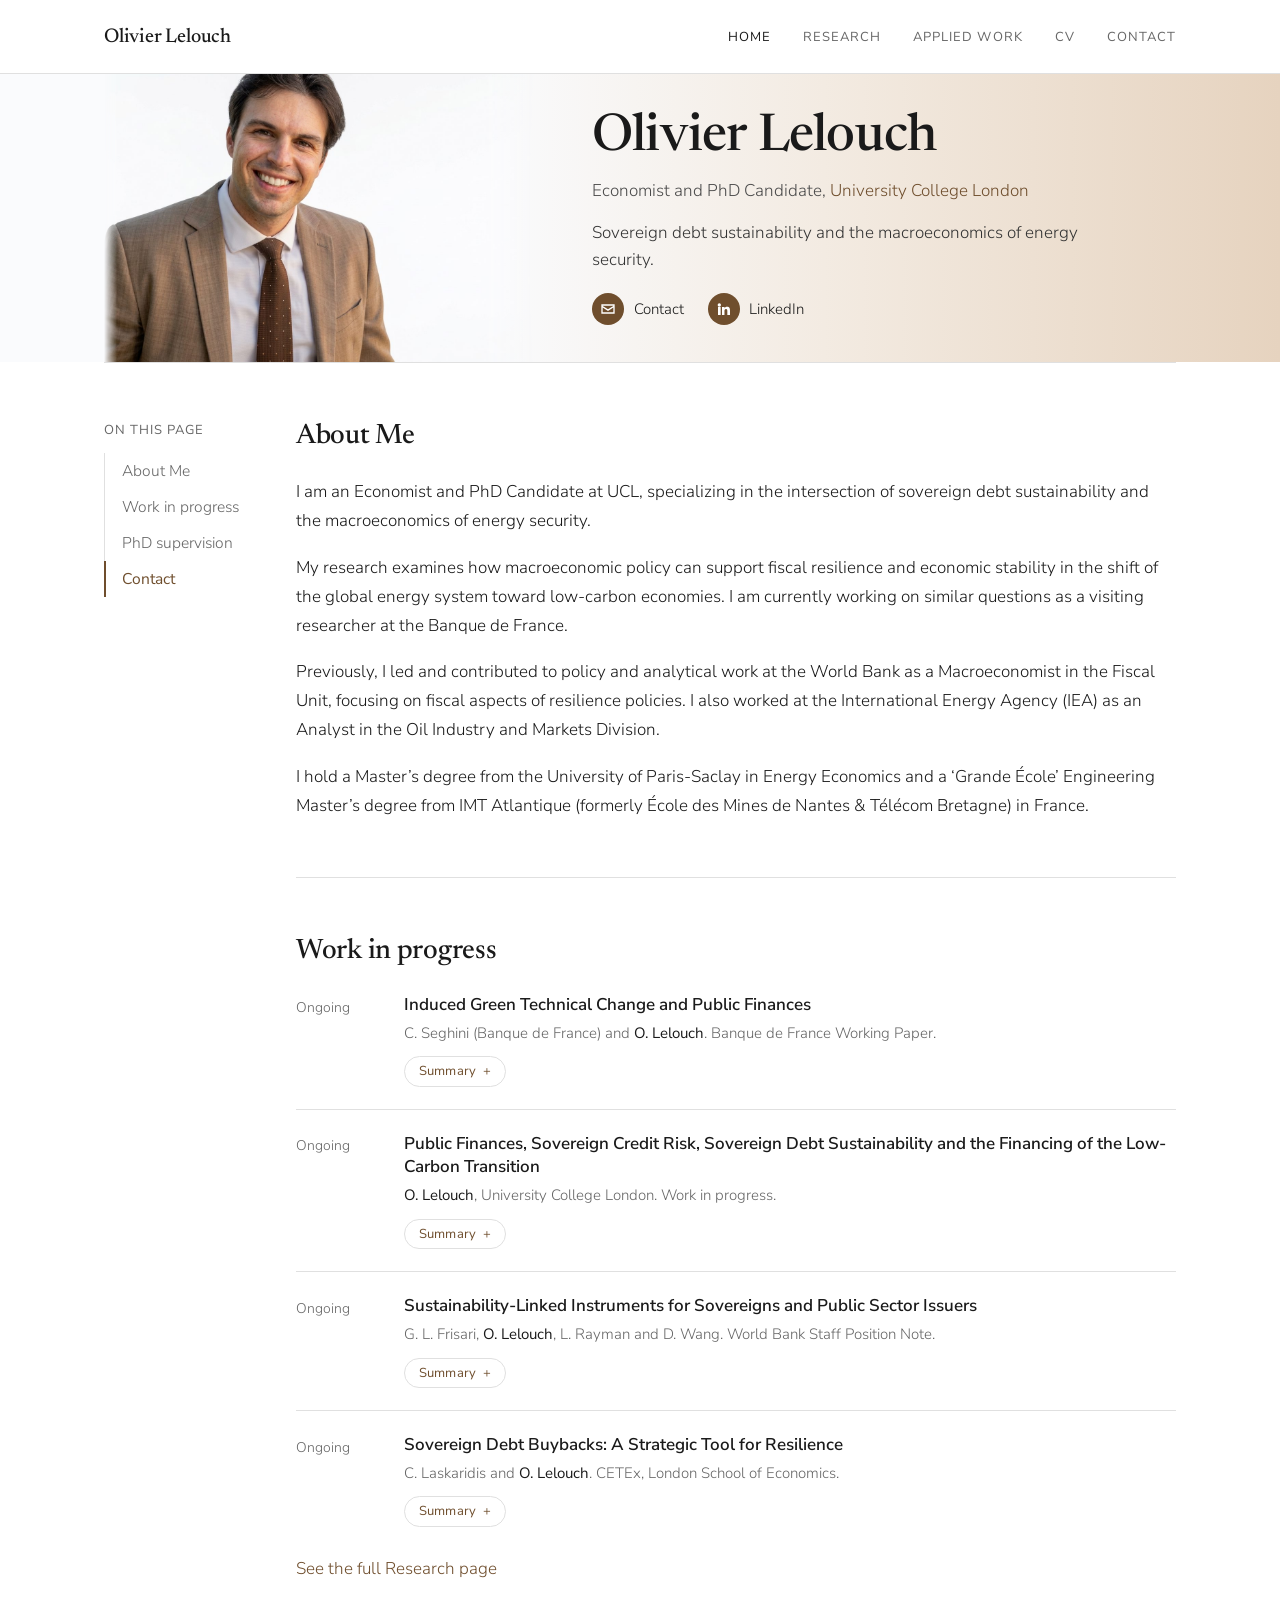
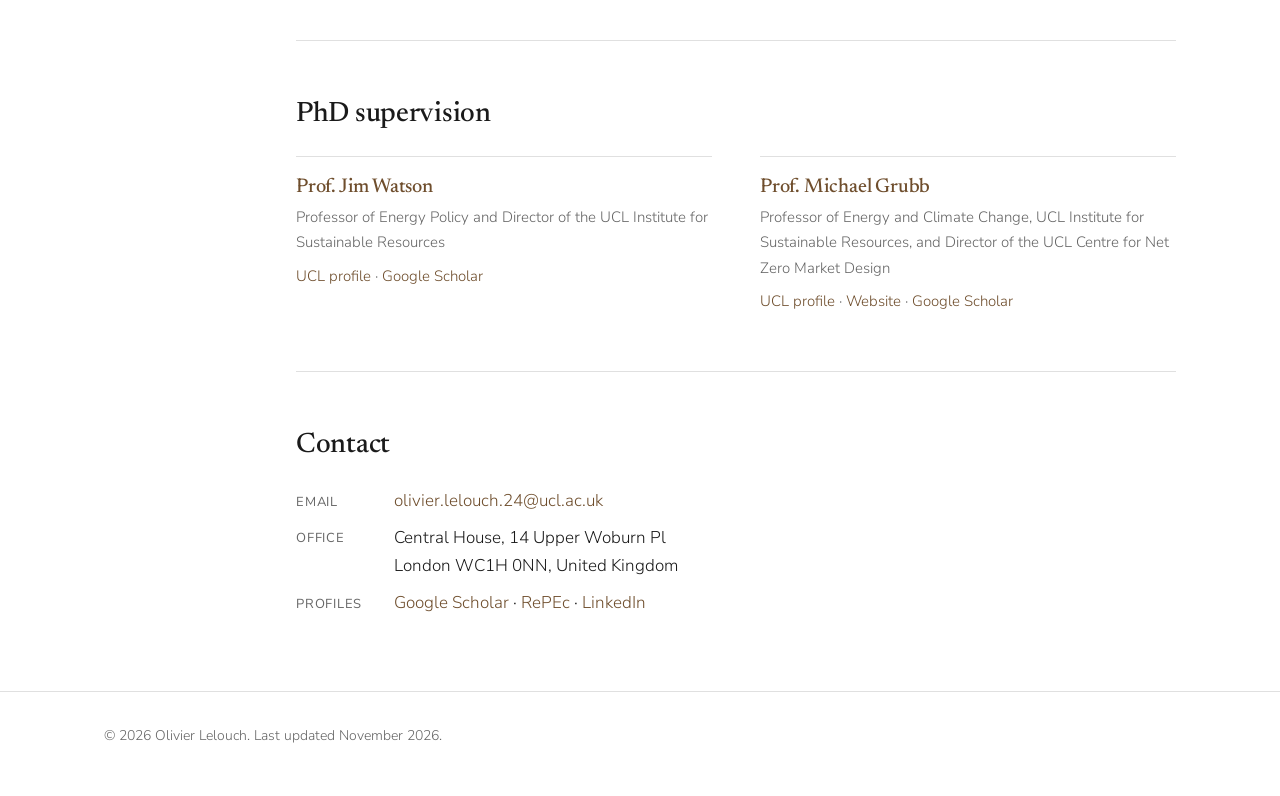
<file: index.html>
<!doctype html>
<html lang="en">
<head>
<meta charset="utf-8">
<meta name="viewport" content="width=device-width, initial-scale=1">
<title>Olivier Lelouch, Economist</title>
<meta name="description" content="Olivier Lelouch is an economist and PhD candidate at University College London (UCL) working on sovereign debt sustainability and the macroeconomics of energy security, formerly at the World Bank and the IEA.">
<link rel="canonical" href="https://olivierlelouch.github.io/">
<meta name="author" content="Olivier Lelouch">
<meta property="og:type" content="website">
<meta property="og:site_name" content="Olivier Lelouch">
<meta property="og:title" content="Olivier Lelouch, Economist">
<meta property="og:description" content="Olivier Lelouch is an economist and PhD candidate at University College London (UCL) working on sovereign debt sustainability and the macroeconomics of energy security, formerly at the World Bank and the IEA.">
<meta property="og:url" content="https://olivierlelouch.github.io/">
<meta property="og:image" content="https://olivierlelouch.github.io/assets/og-image.jpg">
<meta property="og:image:width" content="1200">
<meta property="og:image:height" content="630">
<meta property="og:image:alt" content="Olivier Lelouch">
<meta property="og:locale" content="en_GB">
<meta name="twitter:card" content="summary_large_image">
<link rel="icon" href="favicon.ico?v=2" sizes="48x48">
<link rel="icon" href="favicon-192.png?v=2" type="image/png" sizes="192x192">
<link rel="apple-touch-icon" href="apple-touch-icon.png?v=2">
<script type="application/ld+json">
[
 {
  "@context": "https://schema.org",
  "@type": "Person",
  "@id": "https://olivierlelouch.github.io/#person",
  "name": "Olivier Lelouch",
  "url": "https://olivierlelouch.github.io/",
  "image": "https://olivierlelouch.github.io/assets/og-image.jpg",
  "jobTitle": "Economist and PhD Candidate",
  "description": "Economist working on sovereign debt sustainability and the macroeconomics of energy security.",
  "affiliation": [
   {
    "@type": "CollegeOrUniversity",
    "name": "University College London",
    "url": "https://www.ucl.ac.uk/"
   }
  ],
  "alumniOf": [
   {
    "@type": "CollegeOrUniversity",
    "name": "Université Paris-Saclay"
   },
   {
    "@type": "CollegeOrUniversity",
    "name": "IMT Atlantique"
   }
  ],
  "email": "mailto:olivier.lelouch.24@ucl.ac.uk",
  "knowsAbout": [
   "Sovereign debt sustainability",
   "Macroeconomics of the energy transition",
   "Public finance",
   "Climate finance",
   "Energy security",
   "Sovereign finance",
   "Energy economics"
  ],
  "sameAs": [
   "https://www.linkedin.com/in/olivier-lelouch",
   "https://scholar.google.com/citations?user=XMg1V5cAAAAJ"
  ]
 },
 {
  "@context": "https://schema.org",
  "@type": "WebSite",
  "name": "Olivier Lelouch",
  "url": "https://olivierlelouch.github.io/",
  "author": {
   "@id": "https://olivierlelouch.github.io/#person"
  }
 }
]
</script>
<link rel="preconnect" href="https://fonts.googleapis.com">
<link rel="preconnect" href="https://fonts.gstatic.com" crossorigin>
<link rel="stylesheet" href="https://fonts.googleapis.com/css2?family=Nunito+Sans:wght@300;400;600&family=Newsreader:opsz,wght@6..72,400;6..72,500&display=swap">
<link rel="stylesheet" href="style.css?v=2026-11-10b">
</head>
<body class="wide">

<div class="nav-sentinel"></div>
<header class="nav">
  <div class="frame">
    <a class="wordmark" href="index.html">Olivier Lelouch</a>
    <nav aria-label="Main">
      <a href="index.html" aria-current="page">Home</a>
      <a href="research.html">Research</a>
      <a href="applied-work.html">Applied work</a>
      <a href="cv.html">CV</a>
      <a href="#contact">Contact</a>
    </nav>
  </div>
</header>

<main>

  <section class="ribbon" aria-label="Profile">
    <img class="ribbon-bg" src="assets/photo-2026-11.jpg" alt="Olivier Lelouch" width="1264" height="842">
    <div class="frame ribbon-inner">
      <div class="ribbon-text">
        <h1>Olivier Lelouch</h1>
        <p class="title">Economist and PhD Candidate, <a href="https://www.ucl.ac.uk/">University College London</a></p>
        <p class="blurb">Sovereign debt sustainability and the macroeconomics of energy security.</p>
        <div class="cta">
          <a class="icon-link" href="mailto:olivier.lelouch.24@ucl.ac.uk">
            <span class="icon" aria-hidden="true"><svg viewBox="0 0 24 24"><path d="M2 5h20v14H2V5zm2 2v.5l8 5 8-5V7H4zm16 10V9.9l-8 5-8-5V17h16z"/></svg></span>
            Contact
          </a>
          <a class="icon-link" href="https://www.linkedin.com/in/olivier-lelouch" rel="me">
            <span class="icon" aria-hidden="true"><svg viewBox="0 0 24 24"><path d="M4.98 3.5a2.5 2.5 0 11-.02 5 2.5 2.5 0 01.02-5zM3 9h4v12H3V9zm6 0h3.8v1.7h.05c.53-.95 1.83-1.95 3.75-1.95C20.5 8.75 21 11.4 21 14.3V21h-4v-5.9c0-1.4-.03-3.2-2-3.2-2 0-2.3 1.5-2.3 3.1V21H9V9z"/></svg></span>
            LinkedIn
          </a>
        </div>
      </div>
    </div>
  </section>

  <div class="frame">
    <div class="cv-layout">
      <aside class="cv-toc" aria-label="Sections of this page">
        <div class="cv-toc-inner">
        <p class="cv-toc-label">On this page</p>
        <ul>
          <li><a href="#about">About Me</a></li>
          <li><a href="#work-in-progress">Work in progress</a></li>
          <li><a href="#supervision">PhD supervision</a></li>
          <li><a href="#contact">Contact</a></li>
        </ul>
        </div>
      </aside>
      <div class="cv-main">

    <section class="block" id="about">
      <div class="col">
        <h2>About Me</h2>
        <p>I am an Economist and PhD Candidate at UCL, specializing in the intersection of sovereign debt sustainability and the macroeconomics of energy security.</p>
        <p>My research examines how macroeconomic policy can support fiscal resilience and economic stability in the shift of the global energy system toward low-carbon economies. I am currently working on similar questions as a visiting researcher at the Banque de France.</p>
        <p>Previously, I led and contributed to policy and analytical work at the World Bank as a Macroeconomist in the Fiscal Unit, focusing on fiscal aspects of resilience policies. I also worked at the International Energy Agency (IEA) as an Analyst in the Oil Industry and Markets Division.</p>
        <p>I hold a Master’s degree from the University of Paris-Saclay in Energy Economics and a ‘Grande École’ Engineering Master’s degree from IMT Atlantique (formerly École des Mines de Nantes &amp; Télécom Bretagne) in France.</p>
      </div>
    </section>

    <section class="block" id="work-in-progress">
      <div class="col">
        <h2>Work in progress</h2>
        <ul class="pubs">
          <li>
            <span class="pub-year">Ongoing</span>
            <div class="pub-body">
              <h3>Induced Green Technical Change and Public Finances</h3>
              <p class="pub-meta">C. Seghini (Banque de France) and <span class="me">O. Lelouch</span>. Banque de France Working Paper.</p>
              <details class="pub-more"><summary>Summary</summary><p class="pub-summary">Studies how endogenous green technical change shapes a shift in the energy mix, and what that shift does to public finances and sovereign risk. It compares policies that encourage green research and development directly, through subsidies, tax credits and public R&amp;D, with those that do so indirectly, through the carbon price, deployment subsidies and the use of carbon revenue. The starting point is the estimated closed-economy New Keynesian model of Seghini and Dees (2026), which includes green and fossil energy and sovereign default risk; the experiment replaces its temporary carbon tax shock with a permanent increase in the carbon tax from one steady state to another. The extension is designed to be portable, adding few enough equations to carry over to GMMET, the institutional benchmark model.</p></details>
            </div>
          </li>
          <li>
            <span class="pub-year">Ongoing</span>
            <div class="pub-body">
              <h3>Public Finances, Sovereign Credit Risk, Sovereign Debt Sustainability and the Financing of the Low-Carbon Transition</h3>
              <p class="pub-meta"><span class="me">O. Lelouch</span>, University College London. Work in progress.</p>
              <details class="pub-more"><summary>Summary</summary><p class="pub-summary">The MINDSET model is structurally designed for capturing transmission channels and transition risks associated with energy policy shifts. It combines the strengths of input-output analysis with those of a demand-led macro-econometric model: the multi-regional input-output network links sectors and regions, while the macro-econometric equations determine the behavioural dynamics of final demand. MINDSET captures most economic costs associated with energy and carbon policies, the overall financial impact through credit availability, and macroeconomic impacts through losses in aggregate demand. It is enhanced with a sovereign debt default model, based on Bassa and Cont (2025) and Seghini and Dees (2025), in which sovereign default probability spreads through the economy via a feedback loop in the private sector lending rate. Carbon pricing policies and public energy investment are assessed.</p></details>
            </div>
          </li>
          <li>
            <span class="pub-year">Ongoing</span>
            <div class="pub-body">
              <h3>Sustainability-Linked Instruments for Sovereigns and Public Sector Issuers</h3>
              <p class="pub-meta">G. L. Frisari, <span class="me">O. Lelouch</span>, L. Rayman and D. Wang. World Bank Staff Position Note.</p>
              <details class="pub-more"><summary>Summary</summary><p class="pub-summary">Sets out the World Bank&rsquo;s approach to assessing and structuring sustainability-linked finance, in which financial terms depend on the issuer meeting environmental, social or governance targets rather than on how the proceeds are spent. The note weighs the flexibility these instruments offer fiscally constrained sovereigns against their structuring costs and their risk of fragmenting the yield curve, and identifies the preconditions for successful issuance. It then covers the selection of financially material indicators and ambitious targets, credit enhancement and payoff design, drawing on examples from Chile, Uruguay and Barbados.</p></details>
            </div>
          </li>
          <li>
            <span class="pub-year">Ongoing</span>
            <div class="pub-body">
              <h3>Sovereign Debt Buybacks: A Strategic Tool for Resilience</h3>
              <p class="pub-meta">C. Laskaridis and <span class="me">O. Lelouch</span>. CETEx, London School of Economics.</p>
              <details class="pub-more"><summary>Summary</summary><p class="pub-summary">Sovereign debt buybacks have returned to the agenda as a response to debt distress in low- and middle-income countries, and new types of buyback such as debt swaps, including recent deals in Ecuador and Barbados, are at their core buyback transactions financed with guarantees from multilateral development banks. As scrutiny of these swaps grows, the paper draws on decades of experience with sovereign debt buybacks to extract lessons on their potential effectiveness and pitfalls.</p></details>
            </div>
          </li>
        </ul>
        <p style="margin-top:1.75rem"><a href="research.html">See the full Research page</a></p>
      </div>
    </section>

    <section class="block" id="supervision">
      <div class="col">
        <h2>PhD supervision</h2>
        <ul class="people">
          <li>
            <h3><a href="https://profiles.ucl.ac.uk/67127-jim-watson" target="_blank" rel="noopener">Prof. Jim Watson</a></h3>
            <p class="person-role">Professor of Energy Policy and Director of the UCL Institute for Sustainable Resources</p>
            <p class="person-links"><a href="https://profiles.ucl.ac.uk/67127-jim-watson" target="_blank" rel="noopener">UCL profile</a> · <a href="https://scholar.google.com/citations?user=S2Cl1UgAAAAJ&amp;hl=en" target="_blank" rel="noopener">Google Scholar</a></p>
          </li>
          <li>
            <h3><a href="https://profiles.ucl.ac.uk/45238-michael-grubb" target="_blank" rel="noopener">Prof. Michael Grubb</a></h3>
            <p class="person-role">Professor of Energy and Climate Change, UCL Institute for Sustainable Resources, and Director of the UCL Centre for Net Zero Market Design</p>
            <p class="person-links"><a href="https://profiles.ucl.ac.uk/45238-michael-grubb" target="_blank" rel="noopener">UCL profile</a> · <a href="https://profmichaelgrubb.com/" target="_blank" rel="noopener">Website</a> · <a href="https://scholar.google.com/citations?user=1Fp2oo0AAAAJ&amp;hl=en" target="_blank" rel="noopener">Google Scholar</a></p>
          </li>
        </ul>
      </div>
    </section>

    <section class="block" id="contact">
      <div class="col">
        <h2>Contact</h2>
        <dl class="facts">
          <dt>Email</dt><dd><a href="mailto:olivier.lelouch.24@ucl.ac.uk">olivier.lelouch.24@ucl.ac.uk</a></dd>
          <dt>Office</dt><dd>Central House, 14 Upper Woburn Pl<br>London WC1H 0NN, United Kingdom</dd>
          <dt>Profiles</dt><dd><a href="https://scholar.google.com/citations?hl=en&amp;user=XMg1V5cAAAAJ" rel="me">Google Scholar</a> · <a href="#">RePEc</a> · <a href="https://www.linkedin.com/in/olivier-lelouch" rel="me">LinkedIn</a></dd>
        </dl>
      </div>
    </section>
        <div class="cv-end" aria-hidden="true"></div>
      </div>
    </div>
  </div>

</main>

<footer class="footer">
  <div class="frame">© 2026 Olivier Lelouch. Last updated November 2026.</div>
</footer>

<script src="site.js?v=2026-11-10b"></script>
</body>
</html>
</file>
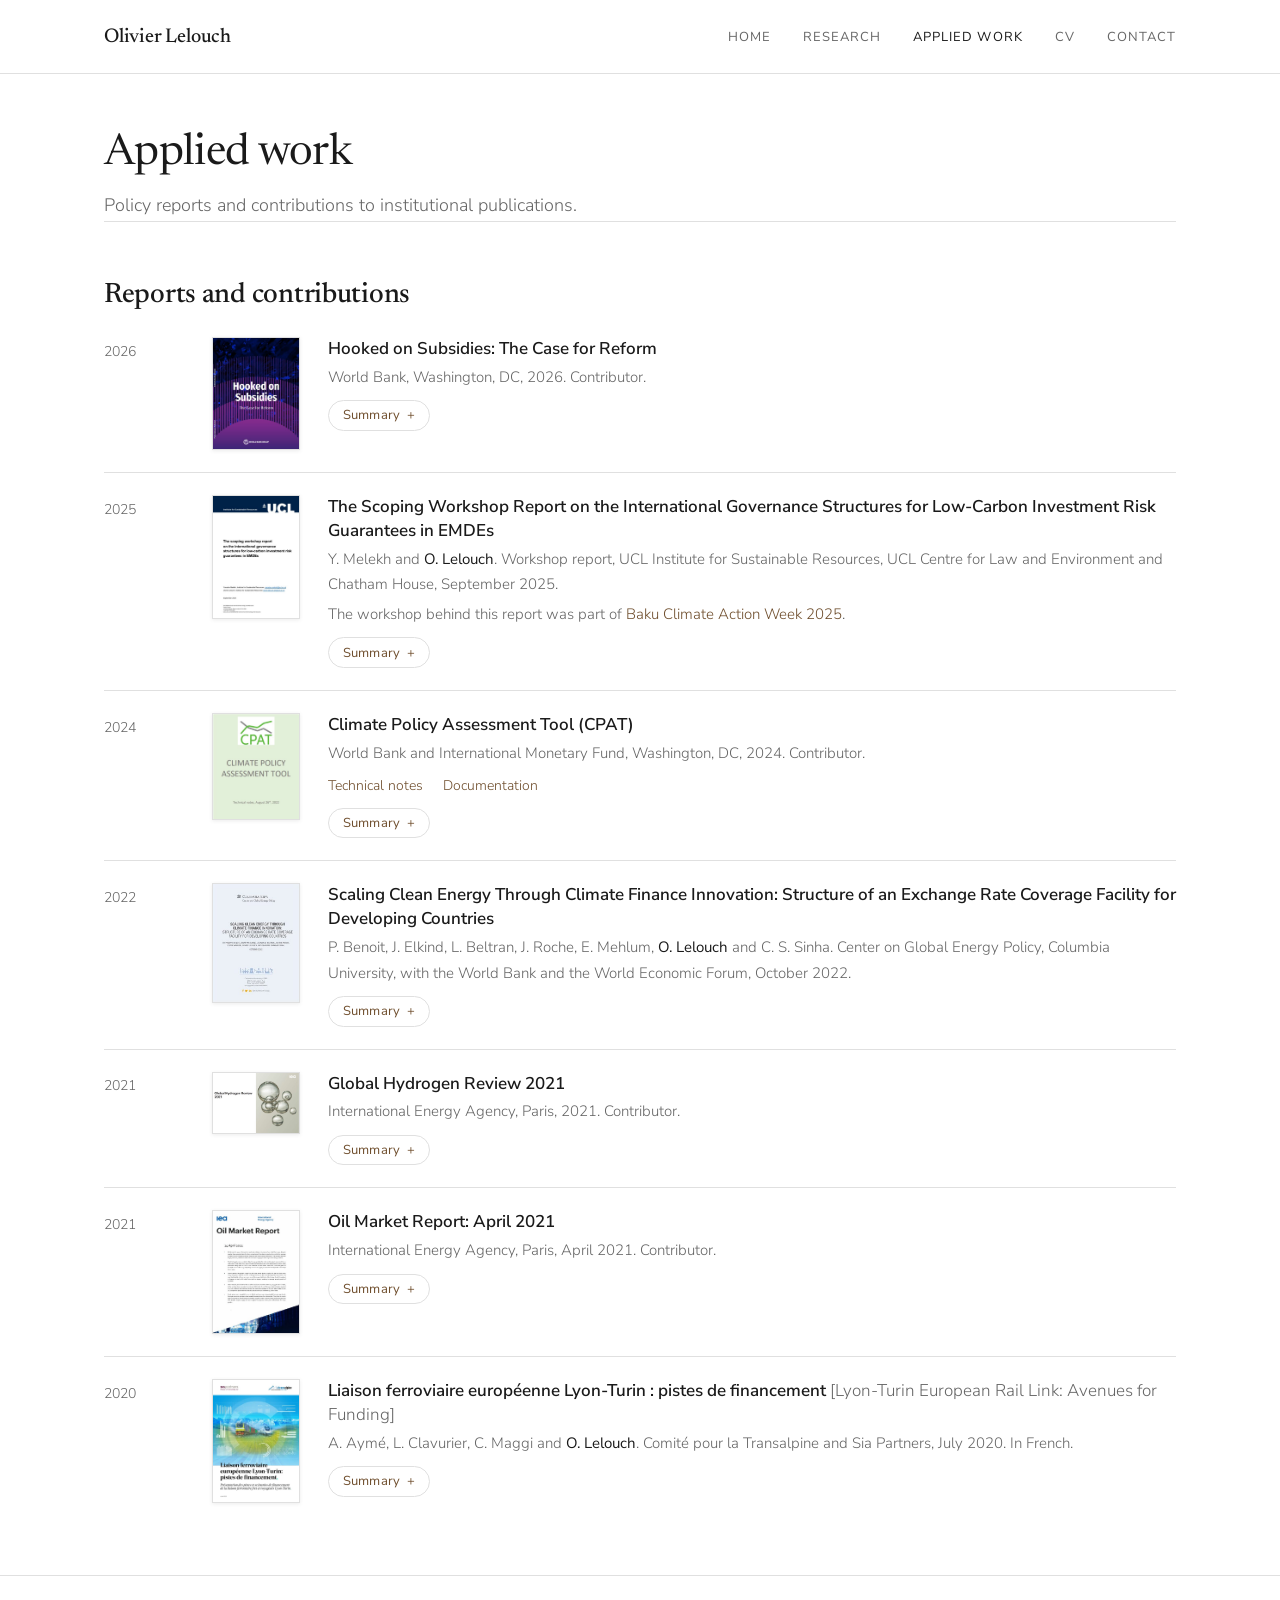
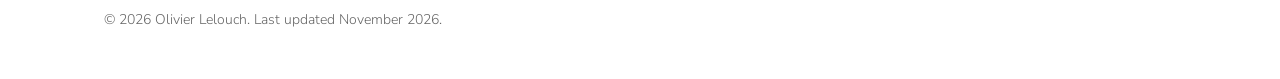
<file: applied-work.html>
<!doctype html>
<html lang="en">
<head>
<meta charset="utf-8">
<meta name="viewport" content="width=device-width, initial-scale=1">
<title>Applied work, Olivier Lelouch</title>
<meta name="description" content="Olivier Lelouch, economist. Applied work: policy reports and contributions to institutional publications.">
<link rel="canonical" href="https://olivierlelouch.github.io/applied-work.html">
<meta name="author" content="Olivier Lelouch">
<meta property="og:type" content="website">
<meta property="og:site_name" content="Olivier Lelouch">
<meta property="og:title" content="Applied work, Olivier Lelouch">
<meta property="og:description" content="Olivier Lelouch, economist. Applied work: policy reports and contributions to institutional publications.">
<meta property="og:url" content="https://olivierlelouch.github.io/applied-work.html">
<meta property="og:image" content="https://olivierlelouch.github.io/assets/og-image.jpg">
<meta property="og:image:width" content="1200">
<meta property="og:image:height" content="630">
<meta property="og:image:alt" content="Olivier Lelouch">
<meta property="og:locale" content="en_GB">
<meta name="twitter:card" content="summary_large_image">
<link rel="icon" href="favicon.ico?v=2" sizes="48x48">
<link rel="icon" href="favicon-192.png?v=2" type="image/png" sizes="192x192">
<link rel="apple-touch-icon" href="apple-touch-icon.png?v=2">
<link rel="preconnect" href="https://fonts.googleapis.com">
<link rel="preconnect" href="https://fonts.gstatic.com" crossorigin>
<link rel="stylesheet" href="https://fonts.googleapis.com/css2?family=Nunito+Sans:wght@300;400;600&family=Newsreader:opsz,wght@6..72,400;6..72,500&display=swap">
<link rel="stylesheet" href="style.css?v=2026-11-10">
</head>
<body class="wide">

<div class="nav-sentinel"></div>
<header class="nav">
  <div class="frame">
    <a class="wordmark" href="index.html">Olivier Lelouch</a>
    <nav aria-label="Main">
      <a href="index.html">Home</a>
      <a href="research.html">Research</a>
      <a href="applied-work.html" aria-current="page">Applied work</a>
      <a href="cv.html">CV</a>
      <a href="index.html#contact">Contact</a>
    </nav>
  </div>
</header>

<main>
  <div class="frame">
    <div class="page-head col">
      <h1>Applied work</h1>
      <p class="lede">Policy reports and contributions to institutional publications.</p>
    </div>

    <section class="block">
      <div class="col">
        <h2>Reports and contributions</h2>
        <ul class="pubs with-covers">
          <li>
            <span class="pub-year">2026</span>
            <a class="pub-cover" href="https://documents1.worldbank.org/curated/en/099032626103039700/pdf/P181180-e35c998f-b657-49c8-843a-c7e319f81106.pdf" target="_blank" rel="noopener" tabindex="-1" aria-hidden="true"><img src="assets/covers/wb-subsidies-2026.jpg" alt="" loading="lazy"></a>
            <div class="pub-body">
              <h3><a href="https://documents1.worldbank.org/curated/en/099032626103039700/pdf/P181180-e35c998f-b657-49c8-843a-c7e319f81106.pdf" target="_blank" rel="noopener">Hooked on Subsidies: The Case for Reform</a></h3>
              <p class="pub-meta">World Bank, Washington, DC, 2026. Contributor.</p>
              <details class="pub-more"><summary>Summary</summary><p class="pub-summary">Shows that emerging market and developing economies spend heavily on subsidies, often more than on health and education combined, while most subsidies miss their intended objectives. It argues that full accounting of subsidies, systematic cost-benefit assessment and attention to the political economy of reform can free up fiscal space and improve outcomes through better targeting and design.</p></details>
            </div>
          </li>
          <li>
            <span class="pub-year">2025</span>
            <a class="pub-cover" href="https://www.ucl.ac.uk/bartlett/sites/bartlett/files/2025-09/Scoping%20workshop%20report%20-%20low%20carbon%20guarantees%20in%20EMDEs%202.0%20copy.pdf" target="_blank" rel="noopener" tabindex="-1" aria-hidden="true"><img src="assets/covers/ucl-guarantees-2025.jpg" alt="" loading="lazy"></a>
            <div class="pub-body">
              <h3><a href="https://www.ucl.ac.uk/bartlett/sites/bartlett/files/2025-09/Scoping%20workshop%20report%20-%20low%20carbon%20guarantees%20in%20EMDEs%202.0%20copy.pdf" target="_blank" rel="noopener">The Scoping Workshop Report on the International Governance Structures for Low-Carbon Investment Risk Guarantees in EMDEs</a></h3>
              <p class="pub-meta">Y. Melekh and <span class="me">O. Lelouch</span>. Workshop report, UCL Institute for Sustainable Resources, UCL Centre for Law and Environment and Chatham House, September 2025.</p>
              <p class="pub-meta">The workshop behind this report was part of <a href="https://bakuclimateactionweek.org/event-details/day-3-3-thematic-high-level-roundtables/" target="_blank" rel="noopener">Baku Climate Action Week 2025</a>.</p>
              <details class="pub-more"><summary>Summary</summary><p class="pub-summary">Draws on a scoping workshop to examine how risk guarantees could scale up energy infrastructure investment in emerging and developing economies. It finds that their effectiveness depends less on financial engineering than on governance: regulatory fragmentation, supervisory practice and geopolitical constraints. It closes with open research questions, including how guarantees could become a liquid asset class that mobilises private capital rather than only protecting investors.</p></details>
            </div>
          </li>
          <li>
            <span class="pub-year">2024</span>
            <a class="pub-cover" href="https://www.imf.org/en/topics/climate-change/cpat" target="_blank" rel="noopener" tabindex="-1" aria-hidden="true"><img src="assets/covers/cpat-2022.jpg" alt="" loading="lazy"></a>
            <div class="pub-body">
              <h3><a href="https://www.imf.org/en/topics/climate-change/cpat" target="_blank" rel="noopener">Climate Policy Assessment Tool (CPAT)</a></h3>
              <p class="pub-meta">World Bank and International Monetary Fund, Washington, DC, 2024. Contributor.</p>
              <p class="pub-links"><a href="https://documents1.worldbank.org/curated/en/099062323105023013/pdf/P1703010ca4b8603e0886b06871f37b87b3.pdf" target="_blank" rel="noopener">Technical notes</a><a href="https://cpmodel.github.io/cpat_public/" target="_blank" rel="noopener">Documentation</a></p>
              <details class="pub-more"><summary>Summary</summary><p class="pub-summary">Documents the methodology of the Climate Policy Assessment Tool, a spreadsheet-based model covering more than 150 countries that estimates how carbon pricing, fossil fuel subsidy reform and related measures affect emissions, fiscal revenues and the wider economy. Beyond emissions and revenue, it brings together the distributional effects on households, the health benefits of lower air pollution and transport co-benefits, so that policymakers can compare the trade-offs between policy options quickly.</p></details>
            </div>
          </li>
          <li>
            <span class="pub-year">2022</span>
            <a class="pub-cover" href="https://www.energypolicy.columbia.edu/wp-content/uploads/2022/10/ECRF_111022.pdf" target="_blank" rel="noopener" tabindex="-1" aria-hidden="true"><img src="assets/covers/cgep-ercf-2022.jpg" alt="" loading="lazy"></a>
            <div class="pub-body">
              <h3><a href="https://www.energypolicy.columbia.edu/wp-content/uploads/2022/10/ECRF_111022.pdf" target="_blank" rel="noopener">Scaling Clean Energy Through Climate Finance Innovation: Structure of an Exchange Rate Coverage Facility for Developing Countries</a></h3>
              <p class="pub-meta">P. Benoit, J. Elkind, L. Beltran, J. Roche, E. Mehlum, <span class="me">O. Lelouch</span> and C. S. Sinha. Center on Global Energy Policy, Columbia University, with the World Bank and the World Economic Forum, October 2022.</p>
              <details class="pub-more"><summary>Summary</summary><p class="pub-summary">Proposes an Exchange Rate Coverage Facility that would guarantee international lenders against losses from local-currency depreciation, a major barrier to foreign finance for clean energy in developing countries. The facility would be funded by monetised carbon credits, multilateral development banks and philanthropic and private capital, lowering the cost of capital without adding to host governments&rsquo; fiscal burden.</p></details>
            </div>
          </li>
          <li>
            <span class="pub-year">2021</span>
            <a class="pub-cover" href="https://iea.blob.core.windows.net/assets/3a2ed84c-9ea0-458c-9421-d166a9510bc0/GlobalHydrogenReview2021.pdf" target="_blank" rel="noopener" tabindex="-1" aria-hidden="true"><img src="assets/covers/iea-hydrogen-2021.jpg" alt="" loading="lazy"></a>
            <div class="pub-body">
              <h3><a href="https://iea.blob.core.windows.net/assets/3a2ed84c-9ea0-458c-9421-d166a9510bc0/GlobalHydrogenReview2021.pdf" target="_blank" rel="noopener">Global Hydrogen Review 2021</a></h3>
              <p class="pub-meta">International Energy Agency, Paris, 2021. Contributor.</p>
              <details class="pub-more"><summary>Summary</summary><p class="pub-summary">The IEA&rsquo;s first annual review of hydrogen production, demand, policy and investment worldwide. It tracks progress against net-zero pathways and identifies the areas where policy action is most needed to accelerate deployment.</p></details>
            </div>
          </li>
          <li>
            <span class="pub-year">2021</span>
            <a class="pub-cover" href="https://iea.blob.core.windows.net/assets/94b50b76-3dea-4972-96d3-993b22ff6fc3/1.April_2021_Oil_Market_Report.pdf" target="_blank" rel="noopener" tabindex="-1" aria-hidden="true"><img src="assets/covers/iea-omr-2021-04.jpg" alt="" loading="lazy"></a>
            <div class="pub-body">
              <h3><a href="https://iea.blob.core.windows.net/assets/94b50b76-3dea-4972-96d3-993b22ff6fc3/1.April_2021_Oil_Market_Report.pdf" target="_blank" rel="noopener">Oil Market Report: April 2021</a></h3>
              <p class="pub-meta">International Energy Agency, Paris, April 2021. Contributor.</p>
              <details class="pub-more"><summary>Summary</summary><p class="pub-summary">The IEA&rsquo;s monthly assessment of global oil supply, demand, stocks and prices. This edition forecast a strong rebound in oil demand in 2021 as economies recovered from Covid-19, alongside the OPEC+ decision to raise output gradually.</p></details>
            </div>
          </li>
          <li>
            <span class="pub-year">2020</span>
            <a class="pub-cover" href="https://drive.google.com/file/d/1aZxIZb4jgpCKzFnvpOoNY2iLIz_jgbqg/view" target="_blank" rel="noopener" tabindex="-1" aria-hidden="true"><img src="assets/covers/lyon-turin-2020.jpg" alt="" loading="lazy"></a>
            <div class="pub-body">
              <h3><a href="https://drive.google.com/file/d/1aZxIZb4jgpCKzFnvpOoNY2iLIz_jgbqg/view" target="_blank" rel="noopener">Liaison ferroviaire europ&eacute;enne Lyon-Turin&nbsp;: pistes de financement</a> <span class="pub-trans">[Lyon-Turin European Rail Link: Avenues for Funding]</span></h3>
              <p class="pub-meta">A. Aym&eacute;, L. Clavurier, C. Maggi and <span class="me">O. Lelouch</span>. Comit&eacute; pour la Transalpine and Sia Partners, July 2020. In French.</p>
              <details class="pub-more"><summary>Summary</summary><p class="pub-summary">Makes the case for the Lyon-Turin freight and passenger rail link as a priority low-carbon infrastructure project for the post-Covid recovery, in line with the European Green Deal. It reviews the agreed and potential sources of funding: EU funds, contributions from the French state and local authorities, the Eurovignette directive and similar mechanisms, and borrowing from the European Investment Bank through loans or project bonds. From these it builds three financing scenarios, each limiting the call on the French state budget to around &euro;200 million a year, or &euro;4&ndash;6 billion in total.</p></details>
            </div>
          </li>
        </ul>
      </div>
    </section>
  </div>
</main>

<footer class="footer">
  <div class="frame">© 2026 Olivier Lelouch. Last updated November 2026.</div>
</footer>

<script src="site.js"></script>
</body>
</html>
</file>
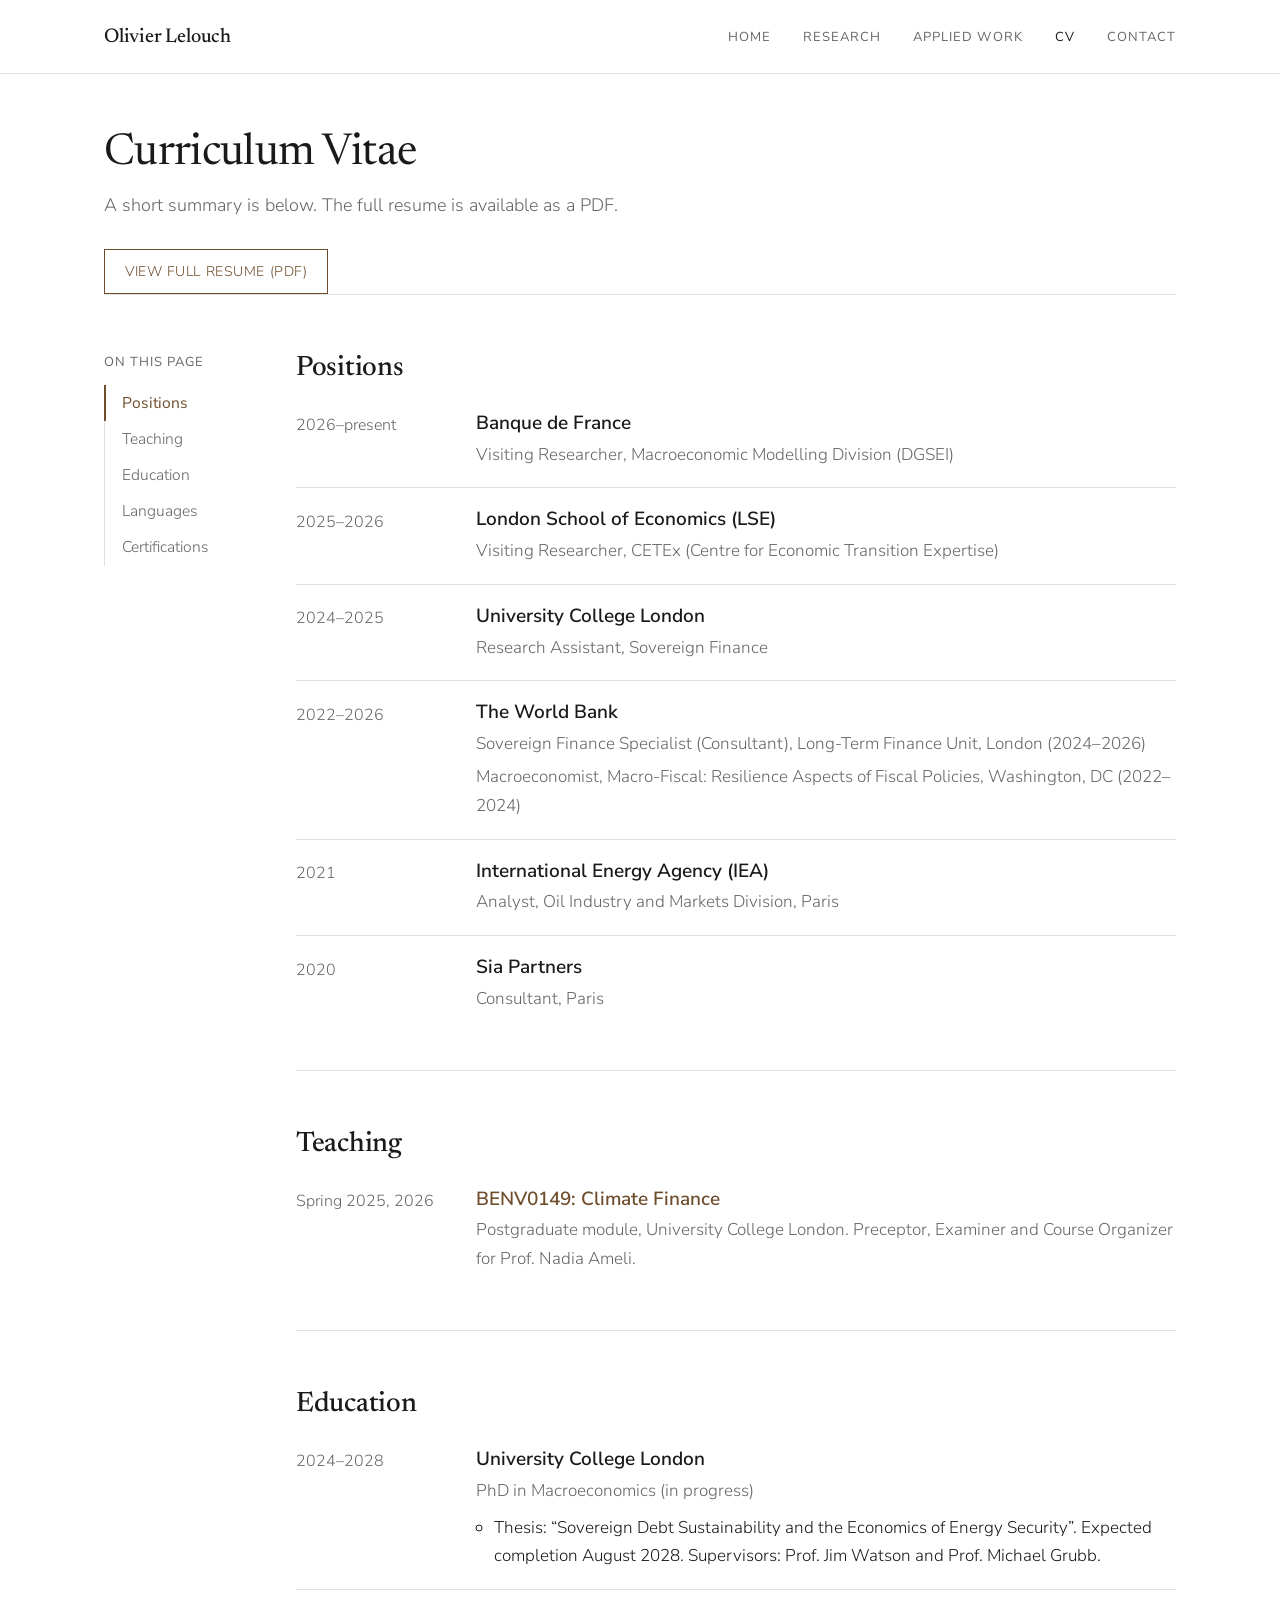
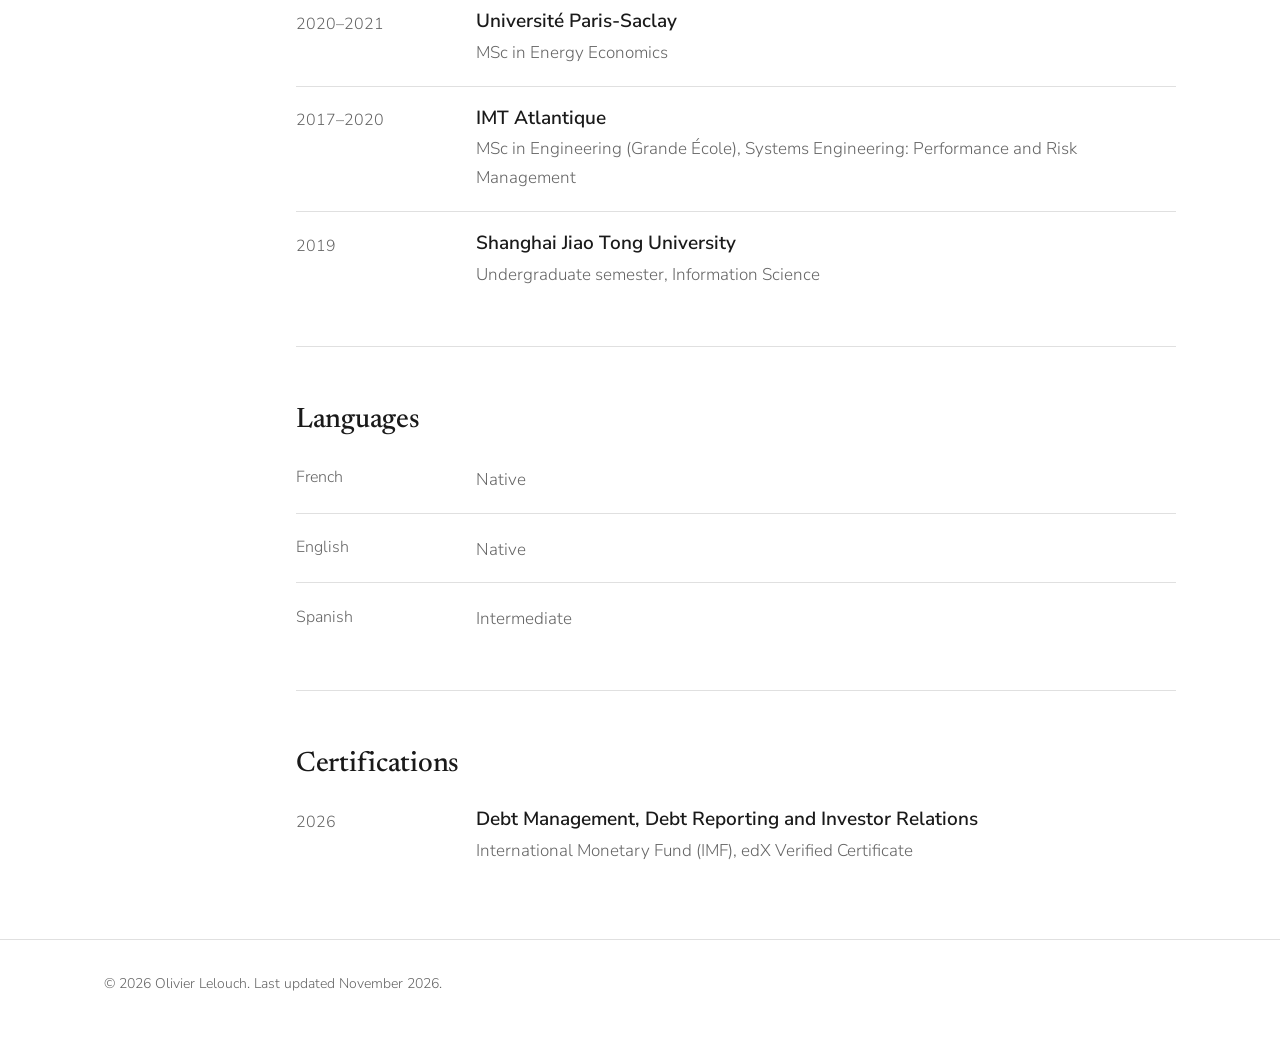
<file: cv.html>
<!doctype html>
<html lang="en">
<head>
<meta charset="utf-8">
<meta name="viewport" content="width=device-width, initial-scale=1">
<title>CV, Olivier Lelouch</title>
<meta name="description" content="Curriculum vitae of Olivier Lelouch, economist and PhD candidate at University College London: positions, teaching, education and languages.">
<link rel="canonical" href="https://olivierlelouch.github.io/cv.html">
<meta name="author" content="Olivier Lelouch">
<meta property="og:type" content="profile">
<meta property="og:site_name" content="Olivier Lelouch">
<meta property="og:title" content="CV, Olivier Lelouch">
<meta property="og:description" content="Curriculum vitae of Olivier Lelouch, economist and PhD candidate at University College London: positions, teaching, education and languages.">
<meta property="og:url" content="https://olivierlelouch.github.io/cv.html">
<meta property="og:image" content="https://olivierlelouch.github.io/assets/og-image.jpg">
<meta property="og:image:width" content="1200">
<meta property="og:image:height" content="630">
<meta property="og:image:alt" content="Olivier Lelouch">
<meta property="og:locale" content="en_GB">
<meta name="twitter:card" content="summary_large_image">
<link rel="icon" href="favicon.ico?v=2" sizes="48x48">
<link rel="icon" href="favicon-192.png?v=2" type="image/png" sizes="192x192">
<link rel="apple-touch-icon" href="apple-touch-icon.png?v=2">
<link rel="preconnect" href="https://fonts.googleapis.com">
<link rel="preconnect" href="https://fonts.gstatic.com" crossorigin>
<link rel="stylesheet" href="https://fonts.googleapis.com/css2?family=Nunito+Sans:wght@300;400;600&family=Newsreader:opsz,wght@6..72,400;6..72,500&display=swap">
<link rel="stylesheet" href="style.css?v=2026-11-10b">
</head>
<body class="wide">

<div class="nav-sentinel"></div>
<header class="nav">
  <div class="frame">
    <a class="wordmark" href="index.html">Olivier Lelouch</a>
    <nav aria-label="Main">
      <a href="index.html">Home</a>
      <a href="research.html">Research</a>
      <a href="applied-work.html">Applied work</a>
      <a href="cv.html" aria-current="page">CV</a>
      <a href="index.html#contact">Contact</a>
    </nav>
  </div>
</header>

<main>
  <div class="frame">
    <div class="page-head col">
      <h1>Curriculum Vitae</h1>
      <p class="lede">A short summary is below. The full resume is available as a PDF.</p>
      <p style="margin-top:1.75rem"><a class="button" href="assets/Olivier_Lelouch_CV.pdf" target="_blank" rel="noopener">View full resume (PDF)</a></p>
    </div>

    <div class="cv-layout">
      <aside class="cv-toc" aria-label="Sections of this page">
        <div class="cv-toc-inner">
        <p class="cv-toc-label">On this page</p>
        <ul>
          <li><a href="#positions">Positions</a></li>
          <li><a href="#teaching">Teaching</a></li>
          <li><a href="#education">Education</a></li>
          <li><a href="#languages">Languages</a></li>
          <li><a href="#certifications">Certifications</a></li>
        </ul>
        </div>
      </aside>
      <div class="cv-main">

    <section class="block" id="positions">
      <div class="col">
        <h2>Positions</h2>
        <ul class="entries">
          <li>
            <span class="entry-year">2026–present</span>
            <div class="entry-body">
              <h3>Banque de France</h3>
              <p class="where">Visiting Researcher, Macroeconomic Modelling Division (DGSEI)</p>
            </div>
          </li>
          <li>
            <span class="entry-year">2025–2026</span>
            <div class="entry-body">
              <h3>London School of Economics (LSE)</h3>
              <p class="where">Visiting Researcher, CETEx (Centre for Economic Transition Expertise)</p>
            </div>
          </li>
          <li>
            <span class="entry-year">2024–2025</span>
            <div class="entry-body">
              <h3>University College London</h3>
              <p class="where">Research Assistant, Sovereign Finance</p>
            </div>
          </li>
          <li>
            <span class="entry-year">2022–2026</span>
            <div class="entry-body">
              <h3>The World Bank</h3>
              <p class="where">Sovereign Finance Specialist (Consultant), Long-Term Finance Unit, London (2024–2026)</p>
              <p class="where">Macroeconomist, Macro-Fiscal: Resilience Aspects of Fiscal Policies, Washington, DC (2022–2024)</p>
            </div>
          </li>
          <li>
            <span class="entry-year">2021</span>
            <div class="entry-body">
              <h3>International Energy Agency (IEA)</h3>
              <p class="where">Analyst, Oil Industry and Markets Division, Paris</p>
            </div>
          </li>
          <li>
            <span class="entry-year">2020</span>
            <div class="entry-body">
              <h3>Sia Partners</h3>
              <p class="where">Consultant, Paris</p>
            </div>
          </li>
        </ul>
      </div>
    </section>

    <section class="block" id="teaching">
      <div class="col">
        <h2>Teaching</h2>
        <ul class="entries">
          <li>
            <span class="entry-year">Spring 2025, 2026</span>
            <div class="entry-body">
              <h3><a href="https://www.ucl.ac.uk/module-catalogue/modules/climate-finance-BENV0149" target="_blank" rel="noopener">BENV0149: Climate Finance</a></h3>
              <p class="where">Postgraduate module, University College London. Preceptor, Examiner and Course Organizer for Prof. Nadia Ameli.</p>
            </div>
          </li>
        </ul>
      </div>
    </section>

    <section class="block" id="education">
      <div class="col">
        <h2>Education</h2>
        <ul class="entries">
          <li>
            <span class="entry-year">2024–2028</span>
            <div class="entry-body">
              <h3>University College London</h3>
              <p class="where">PhD in Macroeconomics (in progress)</p>
              <ul class="entry-notes">
                <li>Thesis: &ldquo;Sovereign Debt Sustainability and the Economics of Energy Security&rdquo;. Expected completion August 2028. Supervisors: Prof. Jim Watson and Prof. Michael Grubb.</li>
              </ul>
            </div>
          </li>
          <li>
            <span class="entry-year">2020–2021</span>
            <div class="entry-body">
              <h3>Université Paris-Saclay</h3>
              <p class="where">MSc in Energy Economics</p>
            </div>
          </li>
          <li>
            <span class="entry-year">2017–2020</span>
            <div class="entry-body">
              <h3>IMT Atlantique</h3>
              <p class="where">MSc in Engineering (Grande École), Systems Engineering: Performance and Risk Management</p>
            </div>
          </li>
          <li>
            <span class="entry-year">2019</span>
            <div class="entry-body">
              <h3>Shanghai Jiao Tong University</h3>
              <p class="where">Undergraduate semester, Information Science</p>
            </div>
          </li>
        </ul>
      </div>
    </section>

    <section class="block" id="languages">
      <div class="col">
        <h2>Languages</h2>
        <ul class="entries">
          <li><span class="entry-year">French</span><div class="entry-body"><p class="where">Native</p></div></li>
          <li><span class="entry-year">English</span><div class="entry-body"><p class="where">Native</p></div></li>
          <li><span class="entry-year">Spanish</span><div class="entry-body"><p class="where">Intermediate</p></div></li>
        </ul>
      </div>
    </section>

    <section class="block" id="certifications">
      <div class="col">
        <h2>Certifications</h2>
        <ul class="entries">
          <li>
            <span class="entry-year">2026</span>
            <div class="entry-body">
              <h3>Debt Management, Debt Reporting and Investor Relations</h3>
              <p class="where">International Monetary Fund (IMF), edX Verified Certificate</p>
            </div>
          </li>
        </ul>
      </div>
    </section>
        <div class="cv-end" aria-hidden="true"></div>
      </div>
    </div>
  </div>
</main>

<footer class="footer">
  <div class="frame">© 2026 Olivier Lelouch. Last updated November 2026.</div>
</footer>

<script src="site.js?v=2026-11-10b"></script>
</body>
</html>
</file>
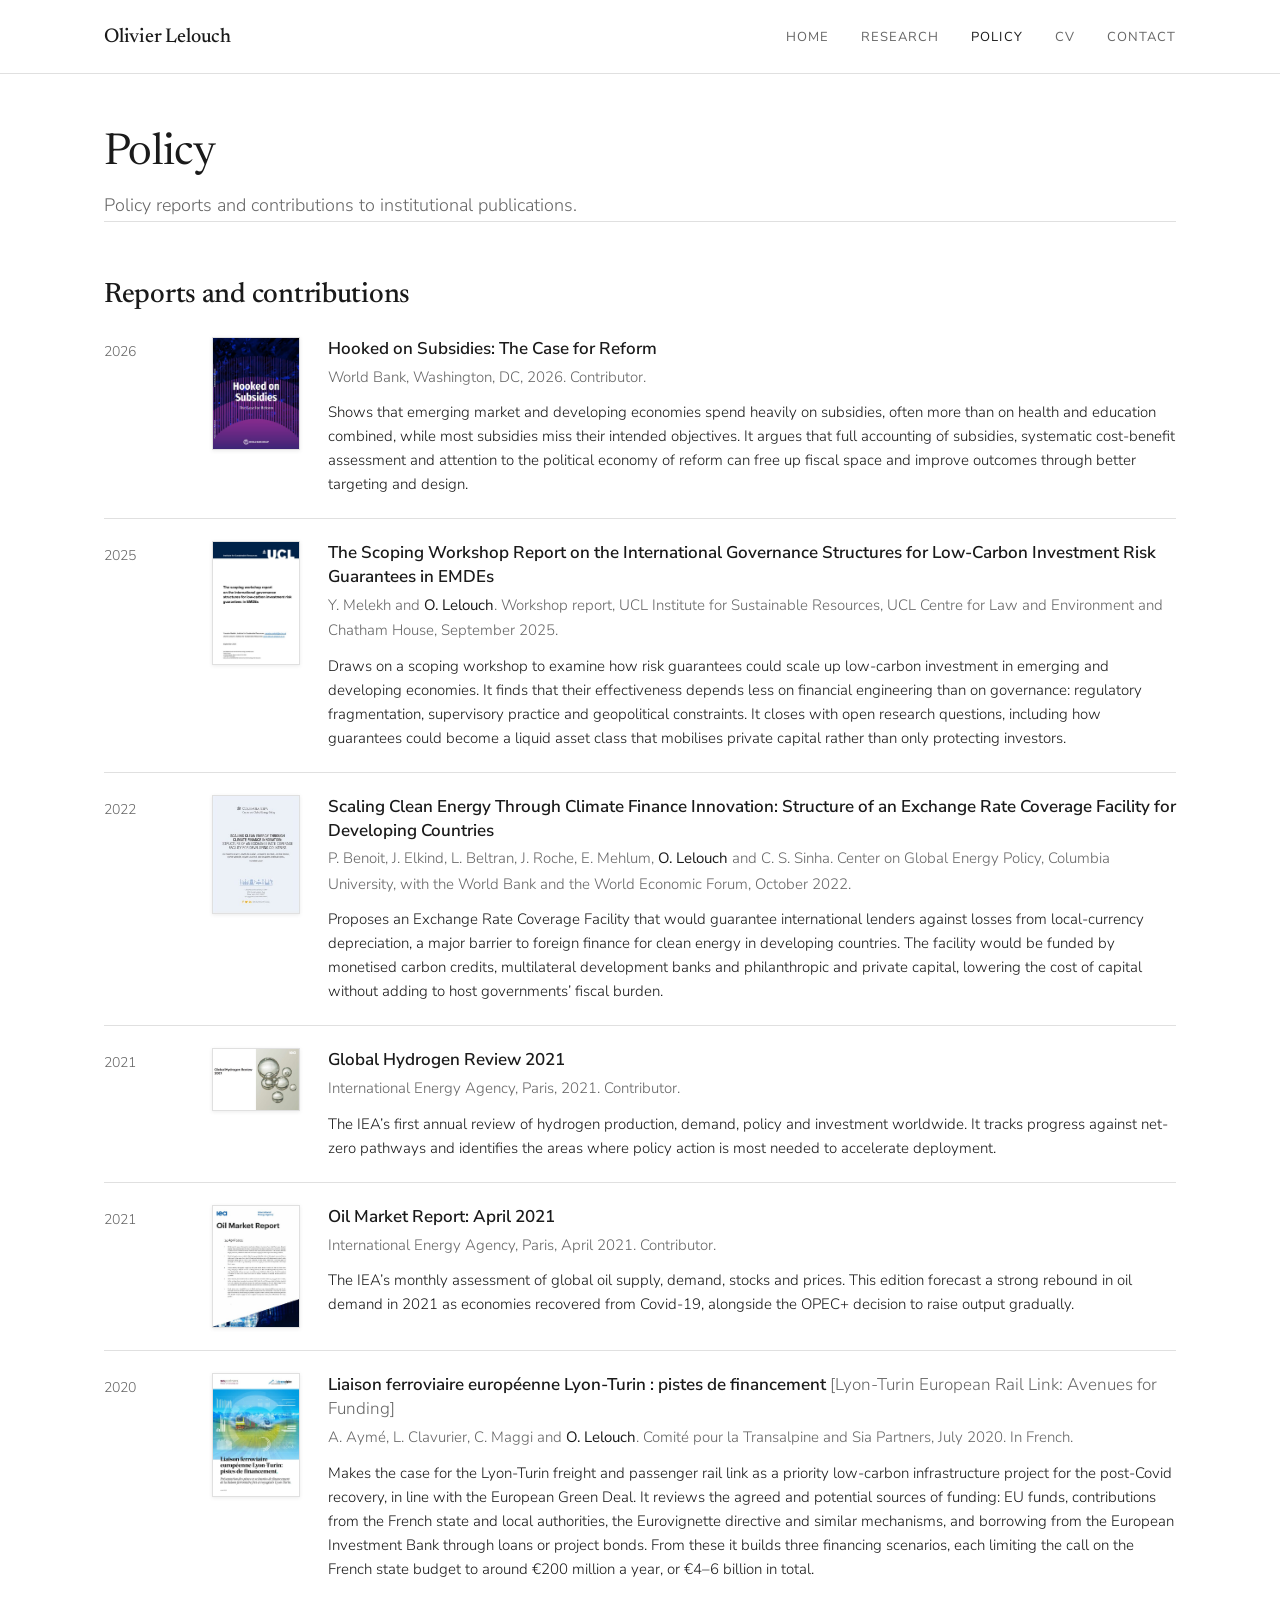
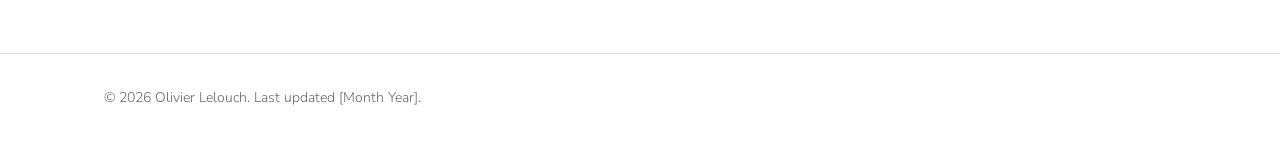
<file: policy.html>
<!doctype html>
<html lang="en">
<head>
<meta charset="utf-8">
<meta name="viewport" content="width=device-width, initial-scale=1">
<title>Policy, Olivier Lelouch</title>
<meta name="description" content="Olivier Lelouch, economist. Policy notes, commentary and advisory work.">
<link rel="preconnect" href="https://fonts.googleapis.com">
<link rel="preconnect" href="https://fonts.gstatic.com" crossorigin>
<link rel="stylesheet" href="https://fonts.googleapis.com/css2?family=Nunito+Sans:wght@300;400;600&family=Newsreader:opsz,wght@6..72,400;6..72,500&display=swap">
<link rel="stylesheet" href="style.css">
</head>
<body class="wide">

<div class="nav-sentinel"></div>
<header class="nav">
  <div class="frame">
    <a class="wordmark" href="index.html">Olivier Lelouch</a>
    <nav aria-label="Main">
      <a href="index.html">Home</a>
      <a href="research.html">Research</a>
      <a href="policy.html" aria-current="page">Policy</a>
      <a href="cv.html">CV</a>
      <a href="index.html#contact">Contact</a>
    </nav>
  </div>
</header>

<main>
  <div class="frame">
    <div class="page-head col">
      <h1>Policy</h1>
      <p class="lede">Policy reports and contributions to institutional publications.</p>
    </div>

    <section class="block">
      <div class="col">
        <h2>Reports and contributions</h2>
        <ul class="pubs with-covers">
          <li>
            <span class="pub-year">2026</span>
            <a class="pub-cover" href="https://documents1.worldbank.org/curated/en/099032626103039700/pdf/P181180-e35c998f-b657-49c8-843a-c7e319f81106.pdf" target="_blank" rel="noopener" tabindex="-1" aria-hidden="true"><img src="assets/covers/wb-subsidies-2026.jpg" alt="" loading="lazy"></a>
            <div class="pub-body">
              <h3><a href="https://documents1.worldbank.org/curated/en/099032626103039700/pdf/P181180-e35c998f-b657-49c8-843a-c7e319f81106.pdf" target="_blank" rel="noopener">Hooked on Subsidies: The Case for Reform</a></h3>
              <p class="pub-meta">World Bank, Washington, DC, 2026. Contributor.</p>
              <p class="pub-summary">Shows that emerging market and developing economies spend heavily on subsidies, often more than on health and education combined, while most subsidies miss their intended objectives. It argues that full accounting of subsidies, systematic cost-benefit assessment and attention to the political economy of reform can free up fiscal space and improve outcomes through better targeting and design.</p>
            </div>
          </li>
          <li>
            <span class="pub-year">2025</span>
            <a class="pub-cover" href="https://www.ucl.ac.uk/bartlett/sites/bartlett/files/2025-09/Scoping%20workshop%20report%20-%20low%20carbon%20guarantees%20in%20EMDEs%202.0%20copy.pdf" target="_blank" rel="noopener" tabindex="-1" aria-hidden="true"><img src="assets/covers/ucl-guarantees-2025.jpg" alt="" loading="lazy"></a>
            <div class="pub-body">
              <h3><a href="https://www.ucl.ac.uk/bartlett/sites/bartlett/files/2025-09/Scoping%20workshop%20report%20-%20low%20carbon%20guarantees%20in%20EMDEs%202.0%20copy.pdf" target="_blank" rel="noopener">The Scoping Workshop Report on the International Governance Structures for Low-Carbon Investment Risk Guarantees in EMDEs</a></h3>
              <p class="pub-meta">Y. Melekh and <span class="me">O. Lelouch</span>. Workshop report, UCL Institute for Sustainable Resources, UCL Centre for Law and Environment and Chatham House, September 2025.</p>
              <p class="pub-summary">Draws on a scoping workshop to examine how risk guarantees could scale up low-carbon investment in emerging and developing economies. It finds that their effectiveness depends less on financial engineering than on governance: regulatory fragmentation, supervisory practice and geopolitical constraints. It closes with open research questions, including how guarantees could become a liquid asset class that mobilises private capital rather than only protecting investors.</p>
            </div>
          </li>
          <li>
            <span class="pub-year">2022</span>
            <a class="pub-cover" href="https://www.energypolicy.columbia.edu/wp-content/uploads/2022/10/ECRF_111022.pdf" target="_blank" rel="noopener" tabindex="-1" aria-hidden="true"><img src="assets/covers/cgep-ercf-2022.jpg" alt="" loading="lazy"></a>
            <div class="pub-body">
              <h3><a href="https://www.energypolicy.columbia.edu/wp-content/uploads/2022/10/ECRF_111022.pdf" target="_blank" rel="noopener">Scaling Clean Energy Through Climate Finance Innovation: Structure of an Exchange Rate Coverage Facility for Developing Countries</a></h3>
              <p class="pub-meta">P. Benoit, J. Elkind, L. Beltran, J. Roche, E. Mehlum, <span class="me">O. Lelouch</span> and C. S. Sinha. Center on Global Energy Policy, Columbia University, with the World Bank and the World Economic Forum, October 2022.</p>
              <p class="pub-summary">Proposes an Exchange Rate Coverage Facility that would guarantee international lenders against losses from local-currency depreciation, a major barrier to foreign finance for clean energy in developing countries. The facility would be funded by monetised carbon credits, multilateral development banks and philanthropic and private capital, lowering the cost of capital without adding to host governments&rsquo; fiscal burden.</p>
            </div>
          </li>
          <li>
            <span class="pub-year">2021</span>
            <a class="pub-cover" href="https://iea.blob.core.windows.net/assets/3a2ed84c-9ea0-458c-9421-d166a9510bc0/GlobalHydrogenReview2021.pdf" target="_blank" rel="noopener" tabindex="-1" aria-hidden="true"><img src="assets/covers/iea-hydrogen-2021.jpg" alt="" loading="lazy"></a>
            <div class="pub-body">
              <h3><a href="https://iea.blob.core.windows.net/assets/3a2ed84c-9ea0-458c-9421-d166a9510bc0/GlobalHydrogenReview2021.pdf" target="_blank" rel="noopener">Global Hydrogen Review 2021</a></h3>
              <p class="pub-meta">International Energy Agency, Paris, 2021. Contributor.</p>
              <p class="pub-summary">The IEA&rsquo;s first annual review of hydrogen production, demand, policy and investment worldwide. It tracks progress against net-zero pathways and identifies the areas where policy action is most needed to accelerate deployment.</p>
            </div>
          </li>
          <li>
            <span class="pub-year">2021</span>
            <a class="pub-cover" href="https://iea.blob.core.windows.net/assets/94b50b76-3dea-4972-96d3-993b22ff6fc3/1.April_2021_Oil_Market_Report.pdf" target="_blank" rel="noopener" tabindex="-1" aria-hidden="true"><img src="assets/covers/iea-omr-2021-04.jpg" alt="" loading="lazy"></a>
            <div class="pub-body">
              <h3><a href="https://iea.blob.core.windows.net/assets/94b50b76-3dea-4972-96d3-993b22ff6fc3/1.April_2021_Oil_Market_Report.pdf" target="_blank" rel="noopener">Oil Market Report: April 2021</a></h3>
              <p class="pub-meta">International Energy Agency, Paris, April 2021. Contributor.</p>
              <p class="pub-summary">The IEA&rsquo;s monthly assessment of global oil supply, demand, stocks and prices. This edition forecast a strong rebound in oil demand in 2021 as economies recovered from Covid-19, alongside the OPEC+ decision to raise output gradually.</p>
            </div>
          </li>
          <li>
            <span class="pub-year">2020</span>
            <a class="pub-cover" href="https://drive.google.com/file/d/1aZxIZb4jgpCKzFnvpOoNY2iLIz_jgbqg/view" target="_blank" rel="noopener" tabindex="-1" aria-hidden="true"><img src="assets/covers/lyon-turin-2020.jpg" alt="" loading="lazy"></a>
            <div class="pub-body">
              <h3><a href="https://drive.google.com/file/d/1aZxIZb4jgpCKzFnvpOoNY2iLIz_jgbqg/view" target="_blank" rel="noopener">Liaison ferroviaire europ&eacute;enne Lyon-Turin&nbsp;: pistes de financement</a> <span class="pub-trans">[Lyon-Turin European Rail Link: Avenues for Funding]</span></h3>
              <p class="pub-meta">A. Aym&eacute;, L. Clavurier, C. Maggi and <span class="me">O. Lelouch</span>. Comit&eacute; pour la Transalpine and Sia Partners, July 2020. In French.</p>
              <p class="pub-summary">Makes the case for the Lyon-Turin freight and passenger rail link as a priority low-carbon infrastructure project for the post-Covid recovery, in line with the European Green Deal. It reviews the agreed and potential sources of funding: EU funds, contributions from the French state and local authorities, the Eurovignette directive and similar mechanisms, and borrowing from the European Investment Bank through loans or project bonds. From these it builds three financing scenarios, each limiting the call on the French state budget to around &euro;200 million a year, or &euro;4&ndash;6 billion in total.</p>
            </div>
          </li>
        </ul>
      </div>
    </section>
  </div>
</main>

<footer class="footer">
  <div class="frame">© 2026 Olivier Lelouch. Last updated [Month Year].</div>
</footer>

<script src="site.js"></script>
</body>
</html>
</file>
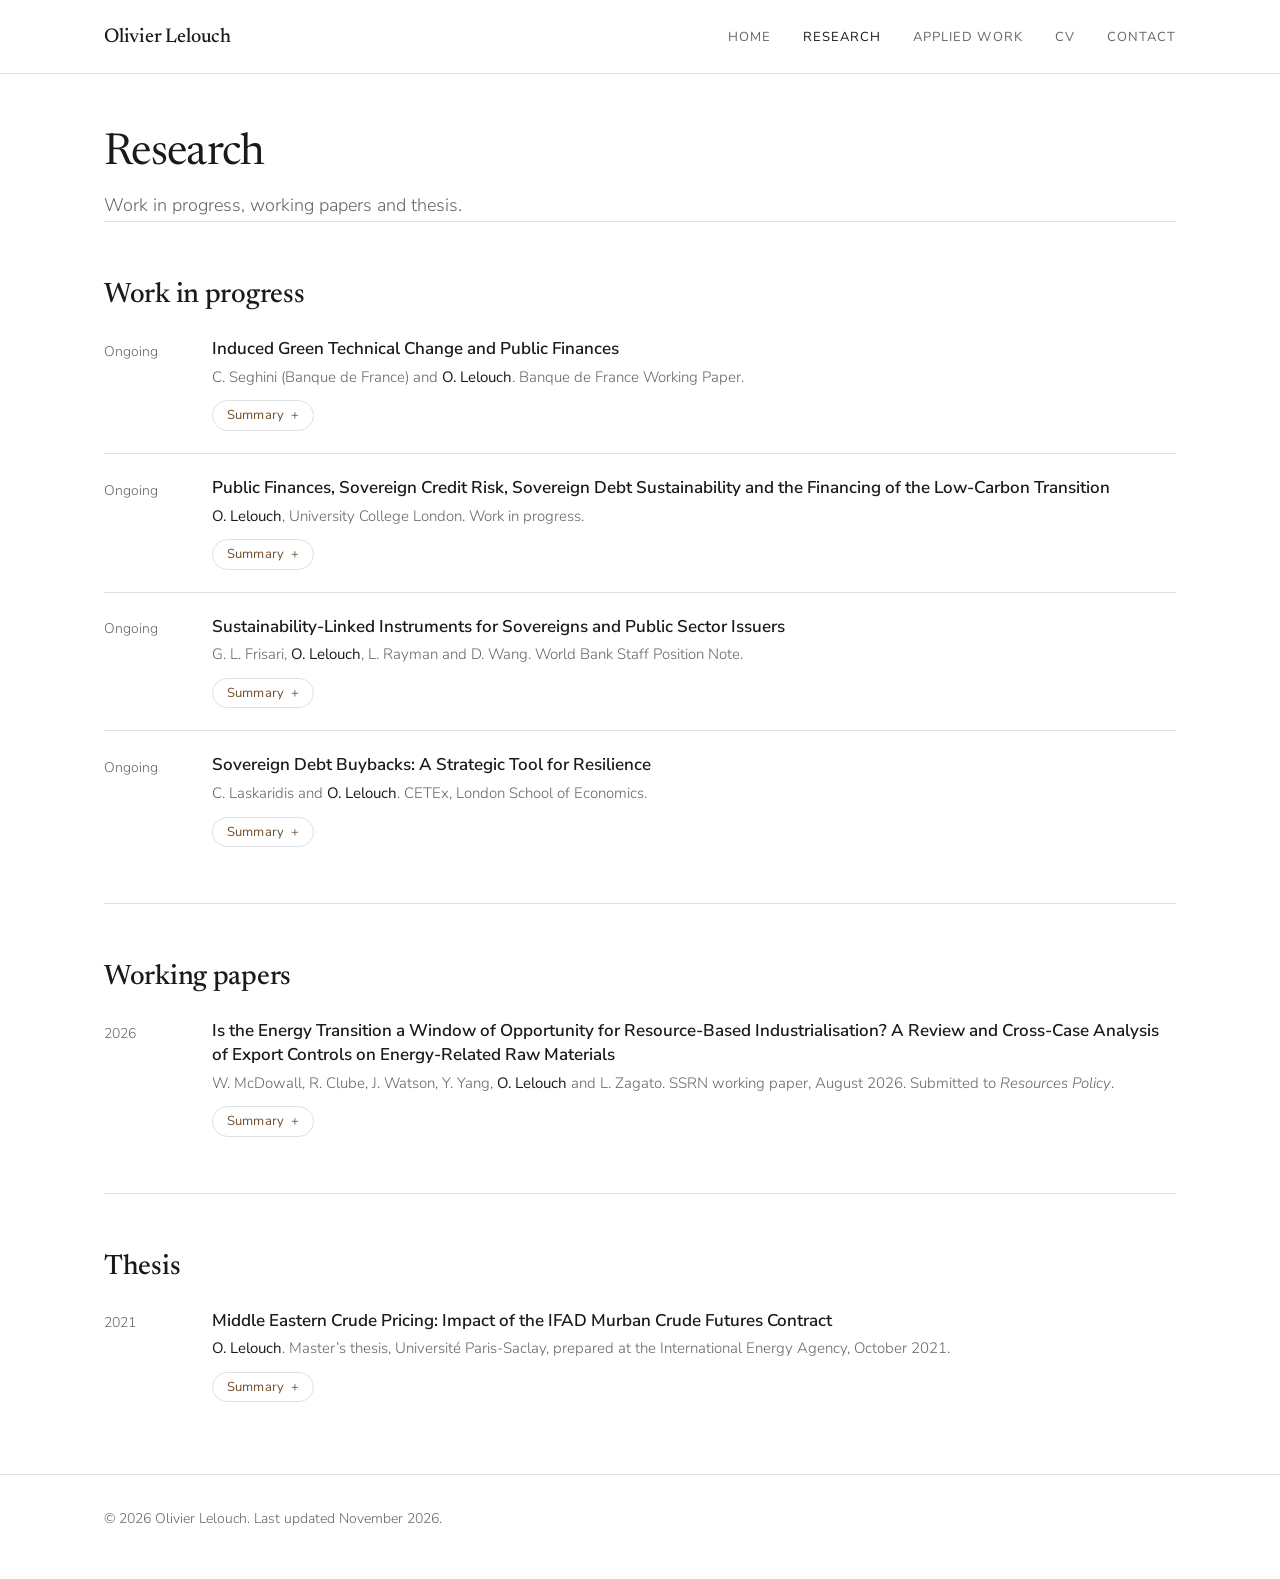
<file: research.html>
<!doctype html>
<html lang="en">
<head>
<meta charset="utf-8">
<meta name="viewport" content="width=device-width, initial-scale=1">
<title>Research, Olivier Lelouch</title>
<meta name="description" content="Olivier Lelouch, economist. Research on sovereign debt sustainability and the macroeconomics of energy security: work in progress, working papers and thesis.">
<link rel="canonical" href="https://olivierlelouch.github.io/research.html">
<meta name="author" content="Olivier Lelouch">
<meta property="og:type" content="website">
<meta property="og:site_name" content="Olivier Lelouch">
<meta property="og:title" content="Research, Olivier Lelouch">
<meta property="og:description" content="Olivier Lelouch, economist. Research on sovereign debt sustainability and the macroeconomics of energy security: work in progress, working papers and thesis.">
<meta property="og:url" content="https://olivierlelouch.github.io/research.html">
<meta property="og:image" content="https://olivierlelouch.github.io/assets/og-image.jpg">
<meta property="og:image:width" content="1200">
<meta property="og:image:height" content="630">
<meta property="og:image:alt" content="Olivier Lelouch">
<meta property="og:locale" content="en_GB">
<meta name="twitter:card" content="summary_large_image">
<link rel="icon" href="favicon.ico?v=2" sizes="48x48">
<link rel="icon" href="favicon-192.png?v=2" type="image/png" sizes="192x192">
<link rel="apple-touch-icon" href="apple-touch-icon.png?v=2">
<link rel="preconnect" href="https://fonts.googleapis.com">
<link rel="preconnect" href="https://fonts.gstatic.com" crossorigin>
<link rel="stylesheet" href="https://fonts.googleapis.com/css2?family=Nunito+Sans:wght@300;400;600&family=Newsreader:opsz,wght@6..72,400;6..72,500&display=swap">
<link rel="stylesheet" href="style.css?v=2026-11-10">
</head>
<body class="wide">

<div class="nav-sentinel"></div>
<header class="nav">
  <div class="frame">
    <a class="wordmark" href="index.html">Olivier Lelouch</a>
    <nav aria-label="Main">
      <a href="index.html">Home</a>
      <a href="research.html" aria-current="page">Research</a>
      <a href="applied-work.html">Applied work</a>
      <a href="cv.html">CV</a>
      <a href="index.html#contact">Contact</a>
    </nav>
  </div>
</header>

<main>
  <div class="frame">
    <div class="page-head col">
      <h1>Research</h1>
      <p class="lede">Work in progress, working papers and thesis.</p>
    </div>

    <section class="block">
      <div class="col">
        <h2>Work in progress</h2>
        <ul class="pubs">
          <li>
            <span class="pub-year">Ongoing</span>
            <div class="pub-body">
              <h3>Induced Green Technical Change and Public Finances</h3>
              <p class="pub-meta">C. Seghini (Banque de France) and <span class="me">O. Lelouch</span>. Banque de France Working Paper.</p>
              <details class="pub-more"><summary>Summary</summary><p class="pub-summary">Studies how endogenous green technical change shapes a shift in the energy mix, and what that shift does to public finances and sovereign risk. It compares policies that encourage green research and development directly, through subsidies, tax credits and public R&amp;D, with those that do so indirectly, through the carbon price, deployment subsidies and the use of carbon revenue. The starting point is the estimated closed-economy New Keynesian model of Seghini and Dees (2026), which includes green and fossil energy and sovereign default risk; the experiment replaces its temporary carbon tax shock with a permanent increase in the carbon tax from one steady state to another. The extension is designed to be portable, adding few enough equations to carry over to GMMET, the institutional benchmark model.</p></details>
            </div>
          </li>
          <li>
            <span class="pub-year">Ongoing</span>
            <div class="pub-body">
              <h3>Public Finances, Sovereign Credit Risk, Sovereign Debt Sustainability and the Financing of the Low-Carbon Transition</h3>
              <p class="pub-meta"><span class="me">O. Lelouch</span>, University College London. Work in progress.</p>
              <details class="pub-more"><summary>Summary</summary><p class="pub-summary">The MINDSET model is structurally designed for capturing transmission channels and transition risks associated with energy policy shifts. It combines the strengths of input-output analysis with those of a demand-led macro-econometric model: the multi-regional input-output network links sectors and regions, while the macro-econometric equations determine the behavioural dynamics of final demand. MINDSET captures most economic costs associated with energy and carbon policies, the overall financial impact through credit availability, and macroeconomic impacts through losses in aggregate demand. It is enhanced with a sovereign debt default model, based on Bassa and Cont (2025) and Seghini and Dees (2025), in which sovereign default probability spreads through the economy via a feedback loop in the private sector lending rate. Carbon pricing policies and public energy investment are assessed.</p></details>
            </div>
          </li>
          <li>
            <span class="pub-year">Ongoing</span>
            <div class="pub-body">
              <h3>Sustainability-Linked Instruments for Sovereigns and Public Sector Issuers</h3>
              <p class="pub-meta">G. L. Frisari, <span class="me">O. Lelouch</span>, L. Rayman and D. Wang. World Bank Staff Position Note.</p>
              <details class="pub-more"><summary>Summary</summary><p class="pub-summary">Sets out the World Bank&rsquo;s approach to assessing and structuring sustainability-linked finance, in which financial terms depend on the issuer meeting environmental, social or governance targets rather than on how the proceeds are spent. The note weighs the flexibility these instruments offer fiscally constrained sovereigns against their structuring costs and their risk of fragmenting the yield curve, and identifies the preconditions for successful issuance. It then covers the selection of financially material indicators and ambitious targets, credit enhancement and payoff design, drawing on examples from Chile, Uruguay and Barbados.</p></details>
            </div>
          </li>
          <li>
            <span class="pub-year">Ongoing</span>
            <div class="pub-body">
              <h3>Sovereign Debt Buybacks: A Strategic Tool for Resilience</h3>
              <p class="pub-meta">C. Laskaridis and <span class="me">O. Lelouch</span>. CETEx, London School of Economics.</p>
              <details class="pub-more"><summary>Summary</summary><p class="pub-summary">Sovereign debt buybacks have returned to the agenda as a response to debt distress in low- and middle-income countries, and new types of buyback such as debt swaps, including recent deals in Ecuador and Barbados, are at their core buyback transactions financed with guarantees from multilateral development banks. As scrutiny of these swaps grows, the paper draws on decades of experience with sovereign debt buybacks to extract lessons on their potential effectiveness and pitfalls.</p></details>
            </div>
          </li>
        </ul>
      </div>
    </section>

    <section class="block">
      <div class="col">
        <h2>Working papers</h2>
        <ul class="pubs">
          <li>
            <span class="pub-year">2026</span>
            <div class="pub-body">
              <h3><a href="https://dx.doi.org/10.2139/ssrn.7269647" target="_blank" rel="noopener">Is the Energy Transition a Window of Opportunity for Resource-Based Industrialisation? A Review and Cross-Case Analysis of Export Controls on Energy-Related Raw Materials</a></h3>
              <p class="pub-meta">W. McDowall, R. Clube, J. Watson, Y. Yang, <span class="me">O. Lelouch</span> and L. Zagato. SSRN working paper, August 2026. Submitted to <em>Resources Policy</em>.</p>
              <details class="pub-more"><summary>Summary</summary><p class="pub-summary">Many low- and middle-income countries hold the critical minerals the low-carbon transition depends on, and several have restricted raw material exports to push processing and manufacturing onshore. Reviewing twelve case studies and applying Qualitative Comparative Analysis, the paper finds that export restrictions can build domestic value added when a country has strong market power or existing technological capabilities, but they can also backfire through mine closures and lost livelihoods. Evidence that the benefits outweigh the costs, or create lasting comparative advantage, is limited outside China and Indonesia, so the paper concludes that export restrictions are a high-risk strategy.</p></details>
            </div>
          </li>
        </ul>
      </div>
    </section>

    <section class="block">
      <div class="col">
        <h2>Thesis</h2>
        <ul class="pubs">
          <li>
            <span class="pub-year">2021</span>
            <div class="pub-body">
              <h3><a href="https://drive.google.com/file/d/1BLVruzoN-wNSZQGkWXLqUfUUGEiyADCc/view" target="_blank" rel="noopener">Middle Eastern Crude Pricing: Impact of the IFAD Murban Crude Futures Contract</a></h3>
              <p class="pub-meta"><span class="me">O. Lelouch</span>. Master&rsquo;s thesis, Universit&eacute; Paris-Saclay, prepared at the International Energy Agency, October 2021.</p>
              <details class="pub-more"><summary>Summary</summary><p class="pub-summary">Assesses whether the ICE Futures Abu Dhabi (IFAD) Murban crude futures contract could become a benchmark in a Middle Eastern pricing system still referenced to Brent and anchored on Dubai. After reviewing the region&rsquo;s production, export flows and the theory of crude pricing, it examines how benchmarks, destinations and spot versus term sales shape price setting, then how Murban fits in through hedging and official selling prices. It weighs risks such as liquidity, volatility and confidence against opportunities, and gauges the contract&rsquo;s chances against Saudi pricing methodology and the DME Oman contract.</p></details>
            </div>
          </li>
        </ul>
      </div>
    </section>
  </div>
</main>

<footer class="footer">
  <div class="frame">© 2026 Olivier Lelouch. Last updated November 2026.</div>
</footer>

<script src="site.js"></script>
</body>
</html>
</file>
<file: style.css>
/* ── Tokens ── */
:root {
  --bg: #ffffff;
  --fg: #1a1a1a;
  --muted: #666666;
  --rule: #e0e0e0;
  /* Accent keyed to the suit in the hero photograph (sampled ~#ad8766, hue 28),
     darkened until it clears 7:1 against white so links stay easy to read. */
  --link: #6f4e2d;
  --serif: "Newsreader", Georgia, "Times New Roman", serif;
  --sans: "Nunito Sans", "Avenir Next", Avenir, "Helvetica Neue", Arial, sans-serif;
  color-scheme: light;
}

* { box-sizing: border-box; }
html {
  -webkit-text-size-adjust: 100%;
  scroll-behavior: smooth;
  /* keeps anchor targets clear of the sticky ribbon */
  scroll-padding-top: 6rem;
}
body {
  margin: 0;
  background: var(--bg);
  color: var(--fg);
  font-family: var(--sans);
  font-size: 1.0625rem;
  font-weight: 300;
  line-height: 1.7;
  -webkit-font-smoothing: antialiased;
}
a { color: var(--link); text-decoration: none; }
a:hover { text-decoration: underline; text-underline-offset: 2px; }
a:focus-visible { outline: 2px solid var(--link); outline-offset: 2px; }

/* Outer page frame and inner text column */
.frame { max-width: 71rem; margin: 0 auto; padding-inline: 2rem; }
.col { max-width: 50rem; }
/* Research and Policy lists use the full frame width */
.wide .col { max-width: none; }

/* ── Navigation ribbon ── */
.nav {
  position: sticky;
  top: 0;
  z-index: 20;
  background: var(--bg);
  border-bottom: 1px solid var(--rule);
  transition: box-shadow 0.3s ease;
}
.nav.scrolled { box-shadow: 0 2px 16px rgba(0, 0, 0, 0.09); }
/* sentinel sits above the ribbon; when it scrolls out, the shadow comes in */
.nav-sentinel { height: 1px; }
.nav .frame {
  display: flex;
  flex-wrap: wrap;
  align-items: center;
  justify-content: space-between;
  gap: 0.5rem 2rem;
  min-height: 4.5rem;
  padding-block: 1rem;
}
.wordmark {
  font-family: var(--serif);
  font-size: 1.25rem;
  font-weight: 500;
  color: var(--fg);
  letter-spacing: -0.01em;
}
.wordmark:hover { text-decoration: none; }
.nav nav {
  display: flex;
  flex-wrap: wrap;
  gap: 0.4rem 2rem;
  font-size: 0.8125rem;
  font-weight: 400;
  text-transform: uppercase;
  letter-spacing: 0.08em;
}
.nav nav a { color: var(--muted); }
.nav nav a:hover { color: var(--fg); text-decoration: none; }
.nav nav a[aria-current="page"] { color: var(--fg); }

/* ── Hero ── */
/* The photograph (1264x842, 3:2) is a portrait on an almost white backdrop
   with empty space on his left. It is never cropped: it is shown whole at the
   band's full height, flush to the left edge, and the band itself is painted
   the photo's backdrop colour (sampled ~#fafbfd) so the picture's right edge
   disappears into it. Because nothing is trimmed, the band height alone sets
   how big he appears. The words sit on the plain backdrop on the right, in
   dark type. */
.ribbon {
  --band-h: clamp(18rem, 16vw, 26rem);
  position: relative;
  isolation: isolate;
  overflow: hidden;
  /* where the photo ends: the frame's centring margin, its 2rem padding,
     and the photo's width at band height (3:2) */
  --photo-end: calc(max(0px, (100% - 71rem) / 2) + 2rem + var(--band-h) * 1.5);
  /* gradient: the photo's own off-white up to the photo's right edge, so the
     picture still has no visible border, then warming into a light sand
     tinted from his suit (#ad8766, hue 28) on the far right */
  background: #fafbfd linear-gradient(90deg,
    #fafbfd 0,
    #fafbfd calc(var(--photo-end) - 3rem),
    #f3ebe2 calc(var(--photo-end) + 18rem),
    #e6d3bf 100%);
  color: var(--fg);
}
.ribbon-bg {
  position: absolute;
  top: 0;
  /* starts where the page's content starts (the wordmark and the text
     below), not at the screen's edge */
  left: calc(max(0px, (100% - 71rem) / 2) + 2rem);
  z-index: -1;
  height: 100%;
  width: auto;
  max-width: none;
  display: block;
  /* a short fade on the photo's right edge, which is plain backdrop only,
     hides any seam between the picture and the band colour */
  /* and a very short one on the left, so the edge where his shoulder is cut
     reads as soft rather than as the corner of a rectangle */
  -webkit-mask-image: linear-gradient(90deg, transparent, #000 3%, #000 88%, transparent);
  mask-image: linear-gradient(90deg, transparent, #000 3%, #000 88%, transparent);
}
/* the words start a fixed gap after the photo rather than at the right of the
   frame, so on a wide monitor they stay beside him instead of drifting off */
.ribbon-inner {
  --gap: 3.5rem;
  display: grid;
  grid-template-columns: minmax(0, 36rem);
  align-items: center;
  padding-left: calc(2rem + var(--band-h) * 1.5 + var(--gap));
  /* 288px up to a typical laptop (it was 384px); on bigger screens the band
     grows with the window so he keeps a sensible size next to the bigger text */
  min-height: var(--band-h);
}
.ribbon-text {
  grid-column: 1;
  min-width: 0;
  padding-block: 1.5rem;
}
.ribbon-text h1 {
  font-family: var(--serif);
  font-size: 3.25rem;
  font-weight: 500;
  line-height: 1.06;
  letter-spacing: -0.015em;
  margin: 0 0 0.75rem;
  color: var(--fg);
  text-wrap: balance;
}
.ribbon-text .title {
  font-size: 1.0625rem;
  line-height: 1.5;
  color: #4a4a4a;
  margin: 0 0 1rem;
}
.ribbon-text .title a { color: var(--link); }
.ribbon-text .blurb {
  font-size: 1.0625rem;
  line-height: 1.6;
  color: #333333;
  margin: 0;
  max-width: 34rem;
}

.cta {
  display: flex;
  flex-wrap: wrap;
  align-items: center;
  gap: 1.5rem;
  margin-top: 1.25rem;
}
.icon-link {
  display: inline-flex;
  align-items: center;
  gap: 0.6rem;
  color: var(--fg);
  font-size: 0.9375rem;
}
.icon-link:hover { color: var(--link); text-decoration: none; }
/* on the light band the discs swap round: brown disc, white glyph */
.icon-link .icon {
  flex: none;
  width: 2rem;
  height: 2rem;
  border-radius: 50%;
  background: var(--link);
  display: inline-flex;
  align-items: center;
  justify-content: center;
}
.icon-link .icon svg { width: 1rem; height: 1rem; fill: #ffffff; display: block; }

/* ── Sections ── */
section.block {
  border-top: 1px solid var(--rule);
  padding-block: 3.5rem;
}
section.block:last-of-type { padding-bottom: 4.5rem; }
h2 {
  font-family: var(--serif);
  font-size: 1.75rem;
  font-weight: 500;
  line-height: 1.25;
  letter-spacing: -0.01em;
  margin: 0 0 1.5rem;
  text-wrap: balance;
}
h3 { font-size: 1.0625rem; font-weight: 600; margin: 0; line-height: 1.4; }
p { margin: 0 0 1.125rem; }
p:last-child { margin-bottom: 0; }
.placeholder { color: var(--muted); font-style: italic; }

/* Expertise — plain stacked lines, no bullets */
.expertise { list-style: none; margin: 0; padding: 0; }
.expertise li {
  border-bottom: 1px solid var(--rule);
  padding-block: 0.875rem;
  font-size: 1.0625rem;
}
.expertise li:first-child { padding-top: 0; }
.expertise li:last-child { border-bottom: none; }

/* Publications — year label left, title and meta right */
.pubs { list-style: none; margin: 0; padding: 0; }
.pubs li {
  display: grid;
  grid-template-columns: 5rem 1fr;
  gap: 0 1.75rem;
  border-bottom: 1px solid var(--rule);
  padding-block: 1.375rem;
}
.pubs li:first-child { padding-top: 0; }
.pubs li:last-child { border-bottom: none; padding-bottom: 0; }
.pub-year {
  font-size: 0.875rem;
  color: var(--muted);
  font-variant-numeric: tabular-nums;
  padding-top: 0.2em;
}
.pub-body { min-width: 0; }
.pub-body h3 a { color: var(--fg); }
.pub-body h3 a:hover { color: var(--link); }
.pub-meta { color: var(--muted); font-size: 0.9375rem; margin: 0.25rem 0 0; }
.pub-links {
  display: flex;
  flex-wrap: wrap;
  gap: 0.25rem 1.25rem;
  font-size: 0.875rem;
  margin: 0.5rem 0 0;
}
.pub-meta .me { color: var(--fg); font-weight: 400; }
.pub-summary { margin: 0.625rem 0 0; font-size: 0.9375rem; line-height: 1.6; }
.pubs.with-covers li { grid-template-columns: 5rem 5.5rem 1fr; }
.pub-cover { display: block; align-self: start; }
.pub-cover img {
  display: block;
  width: 100%;
  height: auto;
  border: 1px solid var(--rule);
  box-shadow: 0 1px 4px rgba(0, 0, 0, 0.08);
  transition: box-shadow 0.2s ease;
}
.pub-cover:hover img { box-shadow: 0 3px 12px rgba(0, 0, 0, 0.16); }
.pub-cover-missing {
  aspect-ratio: 1 / 1.414;
  border: 1px dashed var(--rule);
  display: flex;
  align-items: center;
  justify-content: center;
  font-size: 0.75rem;
}
.pub-trans { font-weight: 300; color: var(--muted); }
.pub-body details { margin-top: 0.5rem; }
.pub-body summary { cursor: pointer; color: var(--link); font-size: 0.875rem; }
.pub-body details p { margin: 0.625rem 0 0; font-size: 0.9375rem; }

/* Named people (PhD supervisors) — side by side, no card chrome */
.people {
  list-style: none;
  margin: 0;
  padding: 0;
  display: grid;
  grid-template-columns: repeat(auto-fit, minmax(16rem, 1fr));
  gap: 1.5rem 3rem;
}
.people li {
  border-top: 1px solid var(--rule);
  padding-top: 1rem;
}
.people h3 {
  font-family: var(--serif);
  font-size: 1.25rem;
  font-weight: 500;
  letter-spacing: -0.01em;
}
.person-role {
  margin: 0.25rem 0 0;
  font-size: 0.9375rem;
  color: var(--muted);
}
.person-links {
  margin: 0.5rem 0 0;
  font-size: 0.9375rem;
  color: var(--muted);
}

/* Dated entries (teaching, CV) — the label column takes a term as well as a year */
.entries { list-style: none; margin: 0; padding: 0; }
.entries li {
  display: grid;
  grid-template-columns: 9.5rem 1fr;
  gap: 0 1.75rem;
  border-bottom: 1px solid var(--rule);
  padding-block: 1.125rem;
}
.entries li:first-child { padding-top: 0; }
.entries li:last-child { border-bottom: none; padding-bottom: 0; }
.entry-year {
  font-size: 1rem;
  color: var(--muted);
  font-variant-numeric: tabular-nums;
  padding-top: 0.15em;
}
.entry-body { min-width: 0; }
.entry-body h3 { font-size: 1.1875rem; }
.entry-body .where { color: var(--muted); font-size: 1.0625rem; margin: 0.25rem 0 0; }
/* short bullet points under a CV entry; they sit inside .entries li, so they
   undo its grid, rule and padding */
.entries .entry-notes { margin: 0.5rem 0 0; padding-left: 1.1rem; font-size: 1.0625rem; }
.entries .entry-notes li { display: list-item; border: 0; padding: 0; margin: 0.2rem 0 0; }

.button {
  display: inline-block;
  padding: 0.6rem 1.25rem;
  border: 1px solid var(--link);
  color: var(--link);
  font-size: 0.875rem;
  letter-spacing: 0.04em;
  text-transform: uppercase;
}
.button:hover { background: var(--link); color: #ffffff; text-decoration: none; }
.button.placeholder { border-color: var(--rule); color: var(--muted); font-style: italic; text-transform: none; letter-spacing: 0; cursor: default; }

/* Contact facts */
.facts {
  display: grid;
  grid-template-columns: max-content 1fr;
  gap: 0.5rem 2rem;
  margin: 0;
  font-size: 1.0625rem;
}
.facts dt {
  font-size: 0.8125rem;
  font-weight: 400;
  text-transform: uppercase;
  letter-spacing: 0.06em;
  color: var(--muted);
  padding-top: 0.3em;
}
.facts dd { margin: 0; overflow-wrap: anywhere; }

/* Inner page heading */
.page-head { padding-block: 3.5rem 0; }
.page-head h1 {
  font-family: var(--serif);
  font-size: 2.75rem;
  font-weight: 400;
  line-height: 1.1;
  letter-spacing: -0.015em;
  margin: 0 0 0.75rem;
}
.page-head .lede { font-size: 1.125rem; color: var(--muted); margin: 0; }

/* ── CV page: section menu beside the content ──
   A left column lists the page's sections and stays in view while the
   sections scroll past. Both columns carry the same top rule, so the grey
   line still runs the full width of the page. */
.cv-layout {
  display: grid;
  grid-template-columns: 12rem minmax(0, 1fr);
  margin-top: 0;
}
.cv-toc { border-top: 1px solid var(--rule); padding: 3.5rem 2.5rem 0 0; }
.cv-main section.block:first-child { border-top: 1px solid var(--rule); }
/* clears the sticky menu bar at the top of the window */
.cv-toc-inner { position: sticky; top: 6.5rem; }
.cv-toc-label {
  margin: 0 0 0.75rem;
  font-size: 0.8125rem;
  font-weight: 400;
  text-transform: uppercase;
  letter-spacing: 0.08em;
  color: var(--muted);
}
.cv-toc ul { list-style: none; margin: 0; padding: 0; border-left: 1px solid var(--rule); }
.cv-toc li a {
  display: block;
  margin-left: -1px;
  padding: 0.3rem 0 0.3rem 1rem;
  border-left: 2px solid transparent;
  color: var(--muted);
  font-size: 0.975rem;
  transition: color 0.2s ease, border-color 0.2s ease;
}
.cv-toc li a:hover { color: var(--fg); text-decoration: none; }
.cv-toc li a.active { color: var(--link); border-left-color: var(--link); font-weight: 400; }
.cv-end { height: 1px; }

/* ── Footer ── */
.footer {
  border-top: 1px solid var(--rule);
  color: var(--muted);
  font-size: 0.875rem;
}
.footer .frame { padding-block: 2rem 3rem; }

/* ── Responsive ── */
/* Big screens: everything is sized in rem, so raising the base size scales
   the whole layout, column width and type together, instead of leaving a
   1136px column marooned in the middle of the monitor. Media queries in rem
   still measure against the browser default, so the phone layouts are
   unaffected. */
@media (min-width: 1600px) { html { font-size: 112.5%; } }
@media (min-width: 2200px) { html { font-size: 125%; } }
@media (max-width: 60rem) {
  .ribbon { --band-h: 16rem; }
  .ribbon-inner { --gap: 1.25rem; }
  .ribbon-text h1 { font-size: 2.5rem; }
}
@media (max-width: 46rem) {
  /* photo on top, words below: the warmth runs downwards from under the photo */
  .ribbon {
    background: #fafbfd linear-gradient(180deg,
      #fafbfd 0,
      #fafbfd calc(66.7vw - 1rem),
      #e9d8c5 100%);
  }
  .frame { padding-inline: 1.5rem; }
  /* no room beside him on a phone: the photo goes full width at its own
     shape, still uncropped, and the words follow underneath */
  .ribbon-bg {
    position: static;
    width: 100%;
    height: auto;
    -webkit-mask-image: none;
    mask-image: none;
  }
  .ribbon-inner {
    padding-left: 1.5rem;
    min-height: 0;
  }
  .ribbon-text { grid-column: 1; padding-block: 1.5rem 2.25rem; }
  .ribbon-text h1 { font-size: 2.375rem; }
  section.block { padding-block: 2.75rem; }
  h2 { font-size: 1.5rem; }
  .page-head h1 { font-size: 2.125rem; }
  .pubs li, .entries li, .pubs.with-covers li { grid-template-columns: 1fr; gap: 0.35rem; }
  .pub-cover { width: 6rem; margin-block: 0.25rem 0.5rem; }
  .pub-year, .entry-year { padding-top: 0; }
  .facts { grid-template-columns: 1fr; gap: 0.15rem; }
  .facts dt { padding-top: 0.75rem; }
  /* phones: no room for a side column, so the menu becomes a short row of
     links under the page title and scrolls away with the page */
  .cv-layout { grid-template-columns: minmax(0, 1fr); }
  .cv-toc { padding: 1.25rem 0; }
  .cv-toc-inner { position: static; }
  .cv-toc ul { border-left: 0; display: flex; flex-wrap: wrap; gap: 0.4rem 1.25rem; }
  .cv-toc li a { margin-left: 0; padding: 0; border-left: 0; }
}
@media (max-width: 28rem) {
  .ribbon-text h1 { font-size: 2rem; }
}

@media (prefers-reduced-motion: reduce) {
  html { scroll-behavior: auto; }
  .nav, .button, .cv-toc li a { transition: none; }
}

/* "Summary" toggle under each Research / Applied work entry */
.pub-body details.pub-more { margin-top: 0.625rem; }
.pub-more summary {
  display: inline-flex;
  align-items: center;
  gap: 0.4rem;
  list-style: none;
  border: 1px solid var(--rule);
  border-radius: 999px;
  padding: 0.2rem 0.85rem;
  font-size: 0.8125rem;
  font-weight: 400;
  letter-spacing: 0.02em;
  color: var(--link);
  user-select: none;
}
.pub-more summary::-webkit-details-marker { display: none; }
.pub-more summary::after { content: "+"; }
.pub-more[open] summary::after { content: "\2013"; }
.pub-more summary:hover { border-color: var(--link); }
.pub-more .pub-summary { margin-top: 0.625rem; }
</file>
